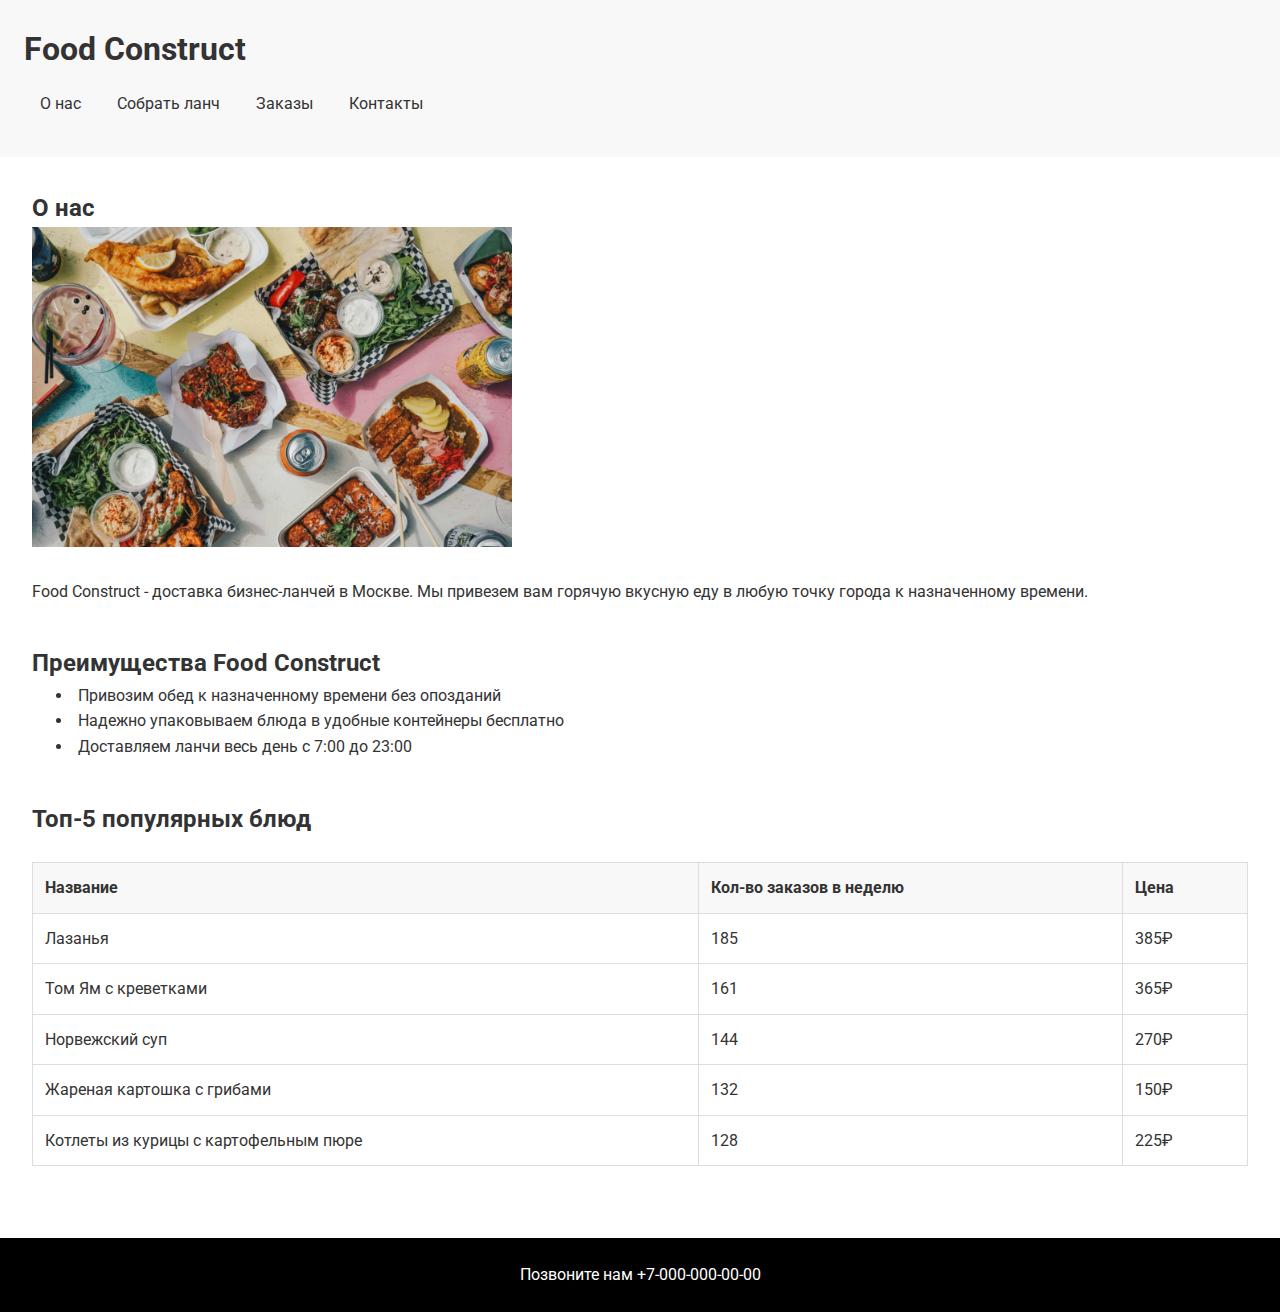
<file: v1/index.html>
<!DOCTYPE html>
<html lang="ru">

<head>
    <meta charset="UTF-8">
    <meta name="viewport" content="width=device-width, initial-scale=1.0">
    <title>Food Construct</title>
    <link href="https://fonts.googleapis.com/css2?family=Roboto:wght@400;700&display=swap" rel="stylesheet">
    <link rel="stylesheet" href="assets/css/style.css">
</head>

<body>
    <header>
        <h1>Food Construct</h1>
        <nav>
            <a href="#about_us">О нас</a>
            <a href="#">Собрать ланч</a>
            <a href="#">Заказы</a>
            <a href="#contacts">Контакты</a>
        </nav>
    </header>

    <main>
        <section id="about_us">
            <h2>О нас</h2>
            <img src="assets/images/food.png" alt="Food Construct image">
            <p>Food Construct - доставка бизнес-ланчей в Москве. Мы привезем вам горячую вкусную еду в любую точку
                города к назначенному времени.</p>
        </section>

        <section>
            <h2>Преимущества Food Construct</h2>
            <ul>
                <li>Привозим обед к назначенному времени без опозданий</li>
                <li>Надежно упаковываем блюда в удобные контейнеры бесплатно</li>
                <li>Доставляем ланчи весь день с 7:00 до 23:00</li>
            </ul>
        </section>

        <section>
            <h2>Топ-5 популярных блюд</h2>
            <table>
                <thead>
                    <tr>
                        <th>Название</th>
                        <th>Кол-во заказов в неделю</th>
                        <th>Цена</th>
                    </tr>
                </thead>
                <tbody>
                    <tr>
                        <td>Лазанья</td>
                        <td>185</td>
                        <td>385₽</td>
                    </tr>
                    <tr>
                        <td>Том Ям с креветками</td>
                        <td>161</td>
                        <td>365₽</td>
                    </tr>
                    <tr>
                        <td>Норвежский суп</td>
                        <td>144</td>
                        <td>270₽</td>
                    </tr>
                    <tr>
                        <td>Жареная картошка с грибами</td>
                        <td>132</td>
                        <td>150₽</td>
                    </tr>
                    <tr>
                        <td>Котлеты из курицы с картофельным пюре</td>
                        <td>128</td>
                        <td>225₽</td>
                    </tr>
                </tbody>
            </table>
        </section>
    </main>
    <footer id="contacts">
        <p>Позвоните нам <a href="tel:+7-000-000-00-00">+7-000-000-00-00</a></p>
    </footer>
</body>

</html>
</file>
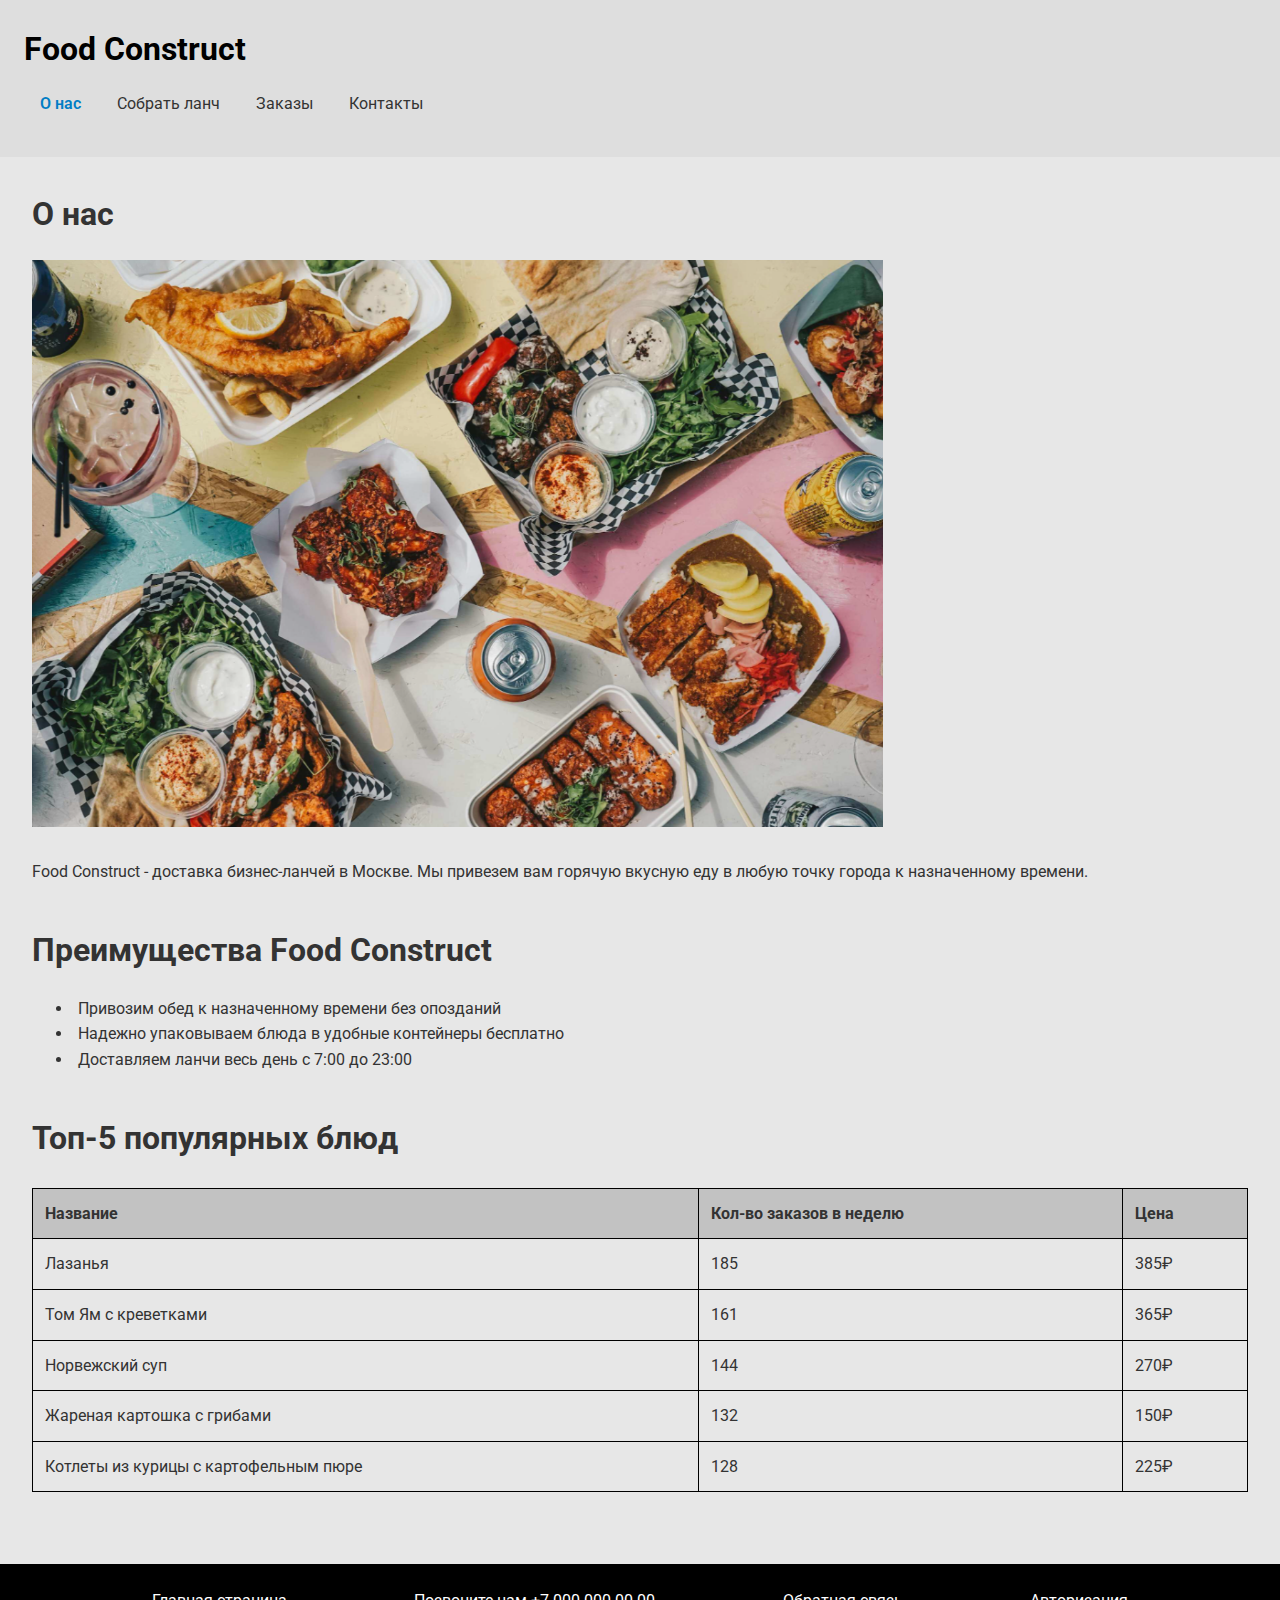
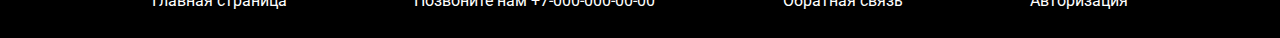
<file: v2/index.html>
<!DOCTYPE html>
<html lang="ru">

<head>
    <meta charset="UTF-8">
    <meta name="viewport" content="width=device-width, initial-scale=1.0">
    <title>Food Construct</title>
    <link href="https://fonts.googleapis.com/css2?family=Roboto:wght@400;700&display=swap" rel="stylesheet">
    <link rel="stylesheet" href="assets/css/styles.css">
    <link rel="stylesheet" href="assets/css/style.css">
</head>

<body>
    <header>
        <h1>
            <a href="index.html">Food Construct</a>
        </h1>
        <nav>
            <a class="active" href="index.html">О нас</a>
            <a href="pack_a_lunch.html">Собрать ланч</a>
            <a href="#">Заказы</a>
            <a href="#contacts">Контакты</a>
        </nav>
    </header>

    <main>
        <section id="about_us">
            <h2>О нас</h2>
            <img src="assets/images/food.png" alt="Food Construct image">
            <p>Food Construct - доставка бизнес-ланчей в Москве. Мы привезем вам горячую вкусную еду в любую точку
                города к назначенному времени.</p>
        </section>

        <section>
            <h2>Преимущества Food Construct</h2>
            <ul>
                <li>Привозим обед к назначенному времени без опозданий</li>
                <li>Надежно упаковываем блюда в удобные контейнеры бесплатно</li>
                <li>Доставляем ланчи весь день с 7:00 до 23:00</li>
            </ul>
        </section>

        <section>
            <h2>Топ-5 популярных блюд</h2>
            <table>
                <thead>
                    <tr>
                        <th>Название</th>
                        <th>Кол-во заказов в неделю</th>
                        <th>Цена</th>
                    </tr>
                </thead>
                <tbody>
                    <tr>
                        <td>Лазанья</td>
                        <td>185</td>
                        <td>385₽</td>
                    </tr>
                    <tr>
                        <td>Том Ям с креветками</td>
                        <td>161</td>
                        <td>365₽</td>
                    </tr>
                    <tr>
                        <td>Норвежский суп</td>
                        <td>144</td>
                        <td>270₽</td>
                    </tr>
                    <tr>
                        <td>Жареная картошка с грибами</td>
                        <td>132</td>
                        <td>150₽</td>
                    </tr>
                    <tr>
                        <td>Котлеты из курицы с картофельным пюре</td>
                        <td>128</td>
                        <td>225₽</td>
                    </tr>
                </tbody>
            </table>
        </section>
    </main>
    <footer id="contacts">
        <p><a href="index.html">Главная страница</a></p>
        <p>Позвоните нам <a href="tel:+7-000-000-00-00">+7-000-000-00-00</a></p>
        <p><a href="feedback.html">Обратная связь</a></p>
        <p><a href="auth.html">Авторизация</a></p>
    </footer>
</body>

</html>
</file>
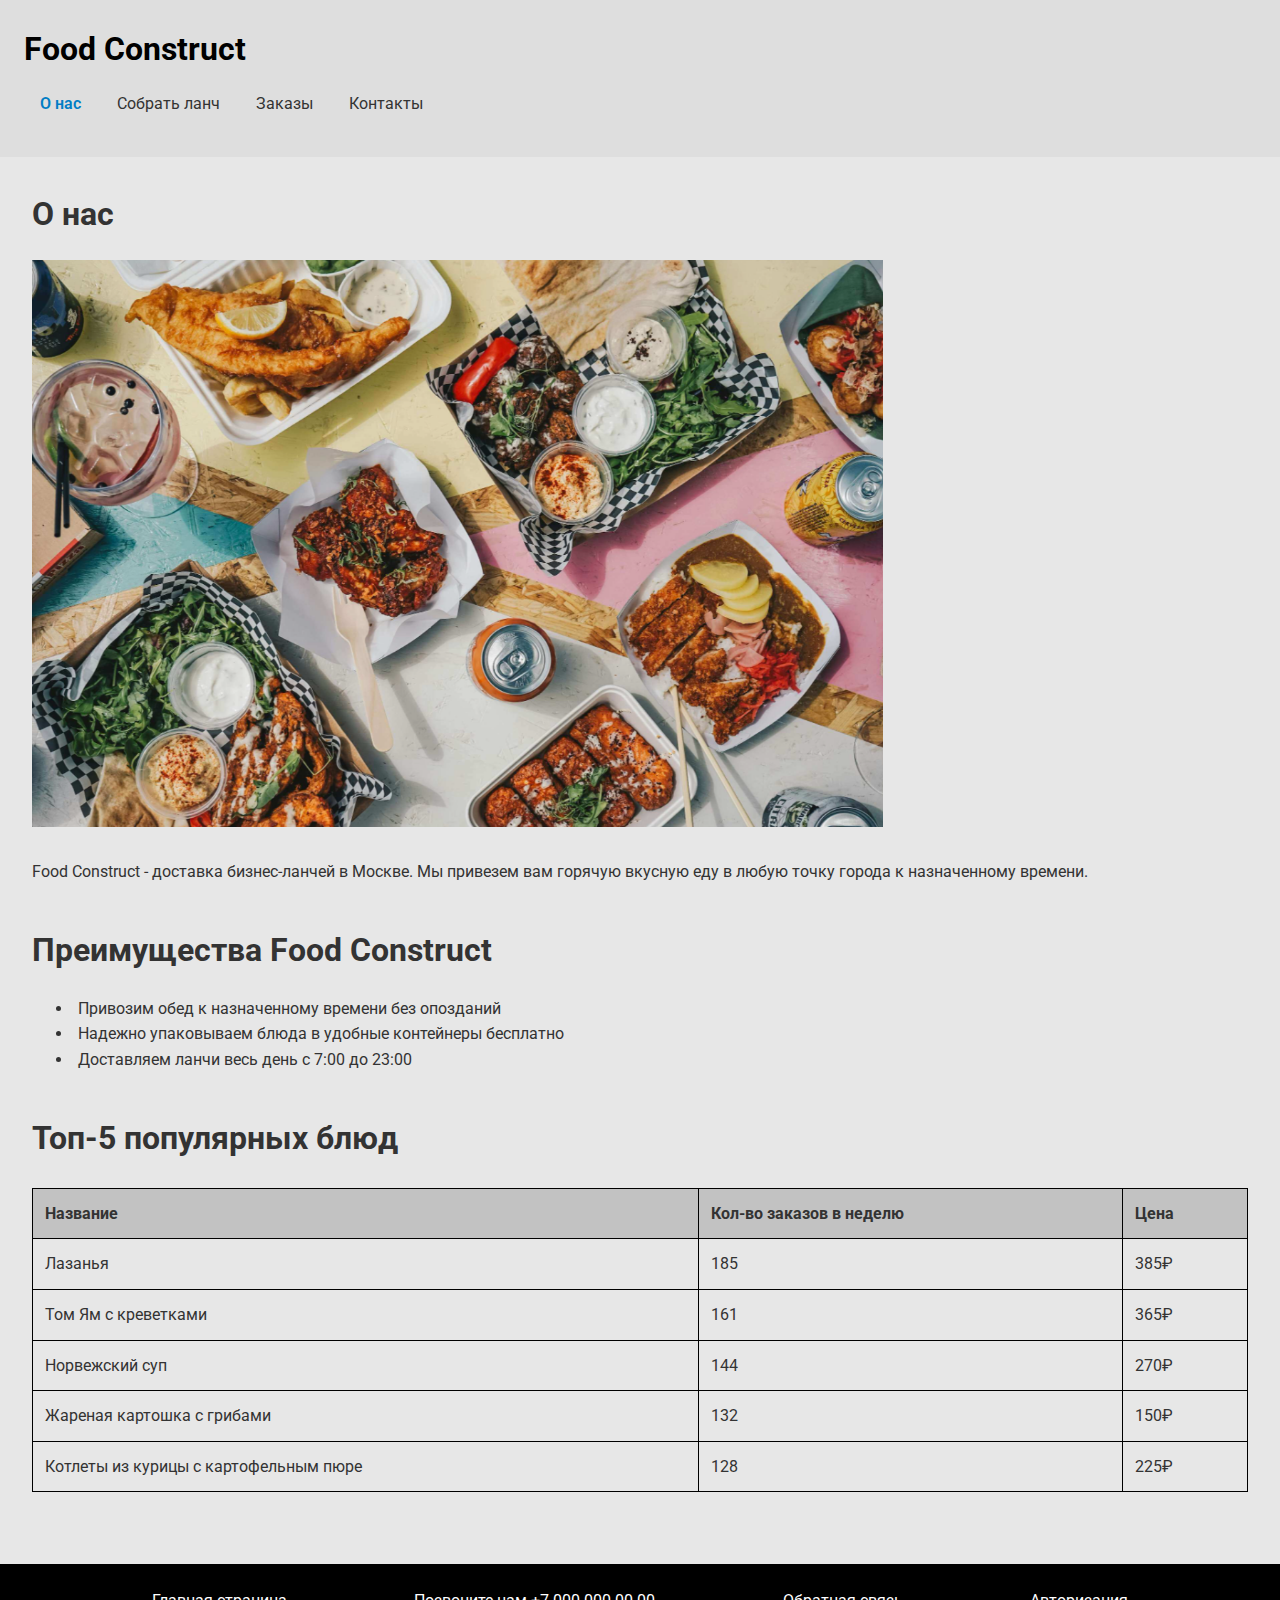
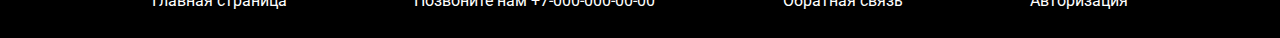
<file: v3/index.html>
<!DOCTYPE html>
<html lang="ru">

<head>
    <meta charset="UTF-8">
    <meta name="viewport" content="width=device-width, initial-scale=1.0">
    <title>Food Construct</title>
    <link href="https://fonts.googleapis.com/css2?family=Roboto:wght@400;700&display=swap" rel="stylesheet">
    <link rel="stylesheet" href="assets/css/styles.css">
    <link rel="stylesheet" href="assets/css/style.css">
</head>

<body>
    <header>
        <h1>
            <a href="index.html">Food Construct</a>
        </h1>
        <nav>
            <a class="active" href="index.html">О нас</a>
            <a href="pack_a_lunch.html">Собрать ланч</a>
            <a href="#">Заказы</a>
            <a href="#contacts">Контакты</a>
        </nav>
    </header>

    <main>
        <section id="about_us">
            <h2>О нас</h2>
            <img src="assets/images/food.png" alt="Food Construct image">
            <p>Food Construct - доставка бизнес-ланчей в Москве. Мы привезем вам горячую вкусную еду в любую точку
                города к назначенному времени.</p>
        </section>

        <section>
            <h2>Преимущества Food Construct</h2>
            <ul>
                <li>Привозим обед к назначенному времени без опозданий</li>
                <li>Надежно упаковываем блюда в удобные контейнеры бесплатно</li>
                <li>Доставляем ланчи весь день с 7:00 до 23:00</li>
            </ul>
        </section>

        <section>
            <h2>Топ-5 популярных блюд</h2>
            <table>
                <thead>
                    <tr>
                        <th>Название</th>
                        <th>Кол-во заказов в неделю</th>
                        <th>Цена</th>
                    </tr>
                </thead>
                <tbody>
                    <tr>
                        <td>Лазанья</td>
                        <td>185</td>
                        <td>385₽</td>
                    </tr>
                    <tr>
                        <td>Том Ям с креветками</td>
                        <td>161</td>
                        <td>365₽</td>
                    </tr>
                    <tr>
                        <td>Норвежский суп</td>
                        <td>144</td>
                        <td>270₽</td>
                    </tr>
                    <tr>
                        <td>Жареная картошка с грибами</td>
                        <td>132</td>
                        <td>150₽</td>
                    </tr>
                    <tr>
                        <td>Котлеты из курицы с картофельным пюре</td>
                        <td>128</td>
                        <td>225₽</td>
                    </tr>
                </tbody>
            </table>
        </section>
    </main>
    <footer id="contacts">
        <p><a href="index.html">Главная страница</a></p>
        <p>Позвоните нам <a href="tel:+7-000-000-00-00">+7-000-000-00-00</a></p>
        <p><a href="feedback.html">Обратная связь</a></p>
        <p><a href="auth.html">Авторизация</a></p>
    </footer>
</body>

</html>
</file>
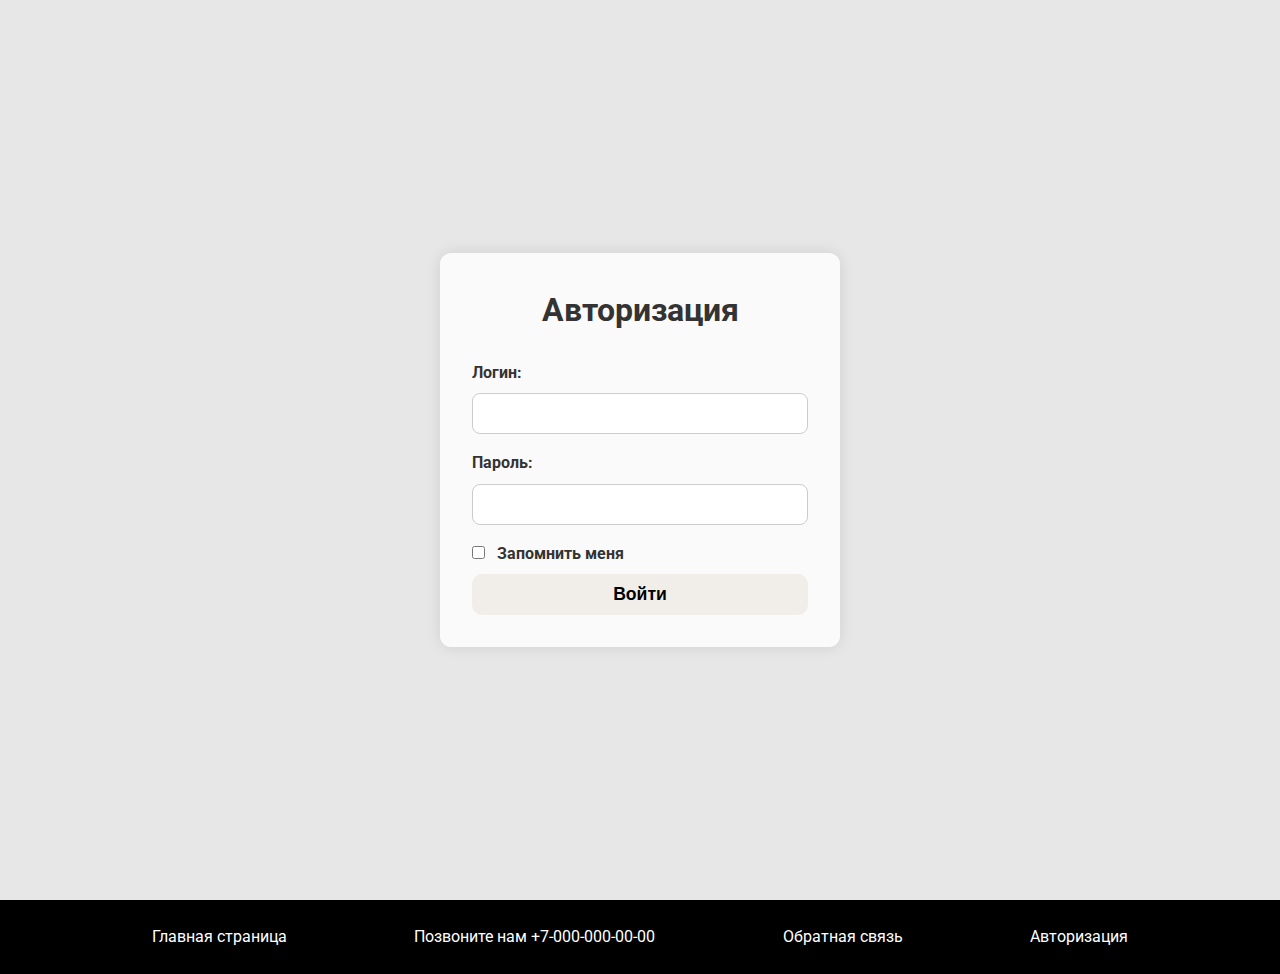
<file: v2/auth.html>
<!DOCTYPE html>
<html lang="ru">

<head>
    <meta charset="UTF-8">
    <meta name="viewport" content="width=device-width, initial-scale=1.0">
    <title>Login Form</title>
    <link href="https://fonts.googleapis.com/css2?family=Roboto:wght@400;700&display=swap" rel="stylesheet">
    <link rel="stylesheet" href="assets/css/auth.css">
    <link rel="stylesheet" href="assets/css/styles.css">
</head>

<body>
    <main>
        <div class="auth-container">
            <form action="https://httpbin.org/post" method="POST" class="auth-form">
                <h1>Авторизация</h1>

                <label for="login">Логин:</label>
                <input type="text" id="login" name="login" required>

                <label for="password">Пароль:</label>
                <input type="password" id="password" name="password" required>

                <label>
                    <input type="checkbox" name="remember">
                    Запомнить меня
                </label>

                <button type="submit">Войти</button>
            </form>
        </div>
    </main>
    <footer id="contacts">
        <p><a href="index.html">Главная страница</a></p>
        <p>Позвоните нам <a href="tel:+7-000-000-00-00">+7-000-000-00-00</a></p>
        <p><a href="feedback.html">Обратная связь</a></p>
        <p><a href="auth.html">Авторизация</a></p>
    </footer>
</body>

</html>
</file>
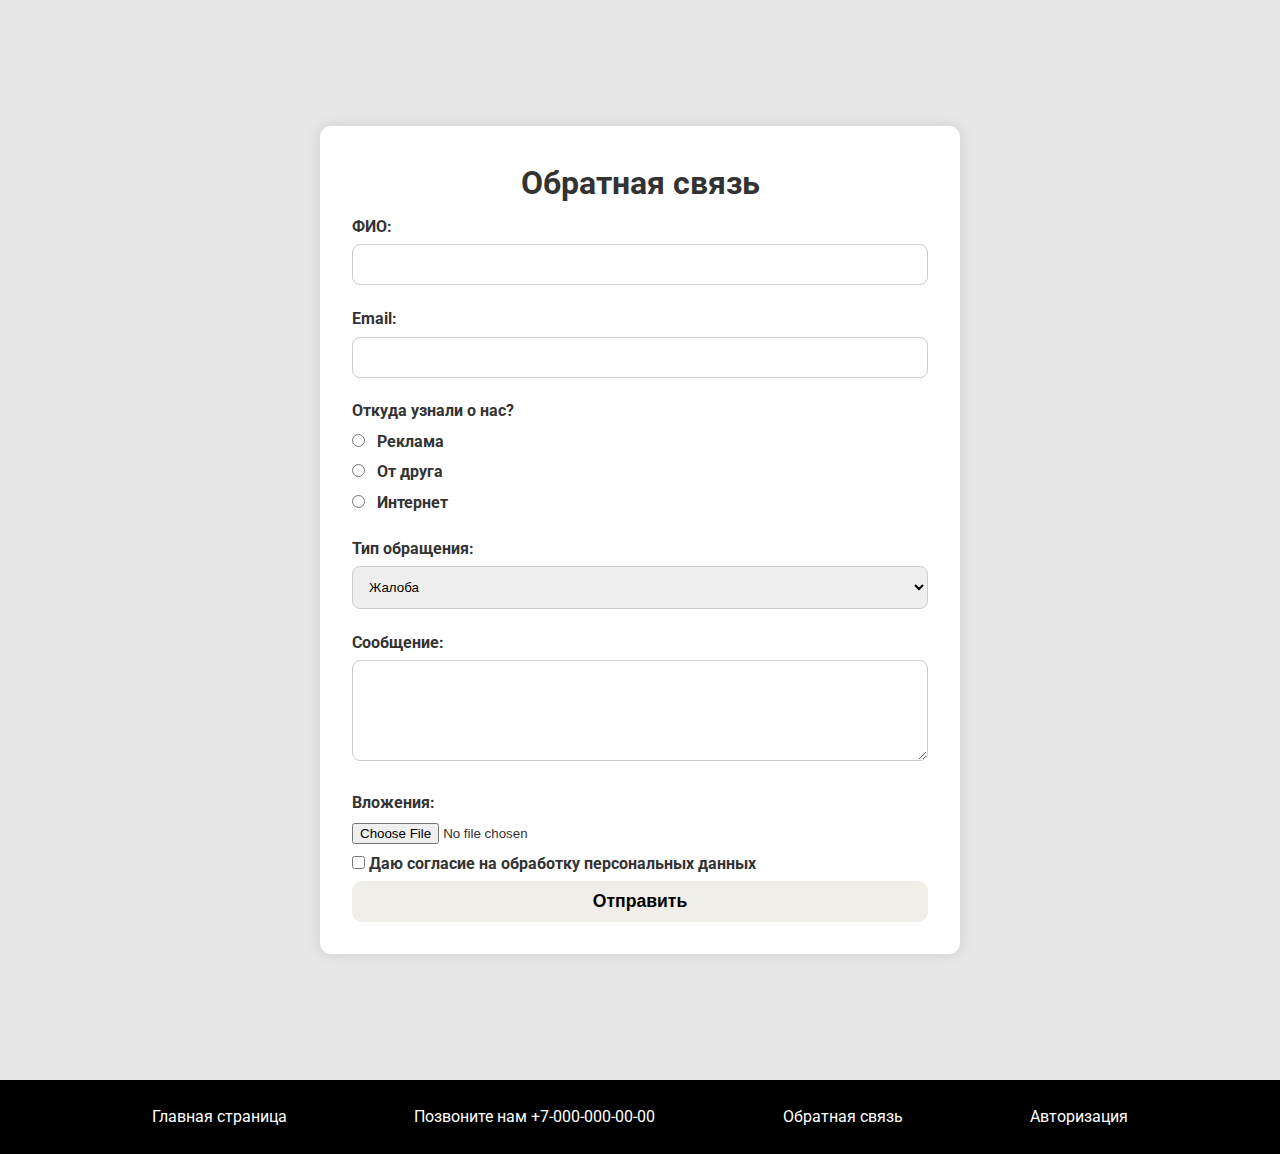
<file: v2/feedback.html>
<!DOCTYPE html>
<html lang="ru">

<head>
    <meta charset="UTF-8">
    <meta name="viewport" content="width=device-width, initial-scale=1.0">
    <title>Feedback Form</title>
    <link href="https://fonts.googleapis.com/css2?family=Roboto:wght@400;700&display=swap" rel="stylesheet">
    <link rel="stylesheet" href="assets/css/feedback.css">
    <link rel="stylesheet" href="assets/css/styles.css">
</head>

<body>
    <main>
        <div class="container">
            <h1>Обратная связь</h1>
            <form action="https://httpbin.org/post" method="POST">
                <label for="fullname">ФИО:</label>
                <input type="text" id="fullname" name="fullname" required>

                <label for="email">Email:</label>
                <input type="email" id="email" name="email" required>

                <fieldset>
                    <label>Откуда узнали о нас?</label>
                    <label><input type="radio" name="source" value="advertisement" required> Реклама</label>
                    <label><input type="radio" name="source" value="friend" required> От друга</label>
                    <label><input type="radio" name="source" value="internet" required> Интернет</label>
                </fieldset>

                <label for="appeal-type">Тип обращения:</label>
                <select id="appeal-type" name="appeal-type">
                    <option value="complaint">Жалоба</option>
                    <option value="suggestion">Предложение</option>
                </select>

                <label for="message">Сообщение:</label>
                <textarea id="message" name="message" rows="5" required></textarea>

                <label for="attachment">Вложения:</label>
                <input type="file" id="attachment" name="attachment">

                <label>
                    <input type="checkbox" name="agreement" required>
                    Даю согласие на обработку персональных данных
                </label>

                <button type="submit">Отправить</button>
            </form>
        </div>
    </main>
    <footer id="contacts">
        <p><a href="index.html">Главная страница</a></p>
        <p>Позвоните нам <a href="tel:+7-000-000-00-00">+7-000-000-00-00</a></p>
        <p><a href="feedback.html">Обратная связь</a></p>
        <p><a href="auth.html">Авторизация</a></p>
    </footer>
</body>

</html>
</file>
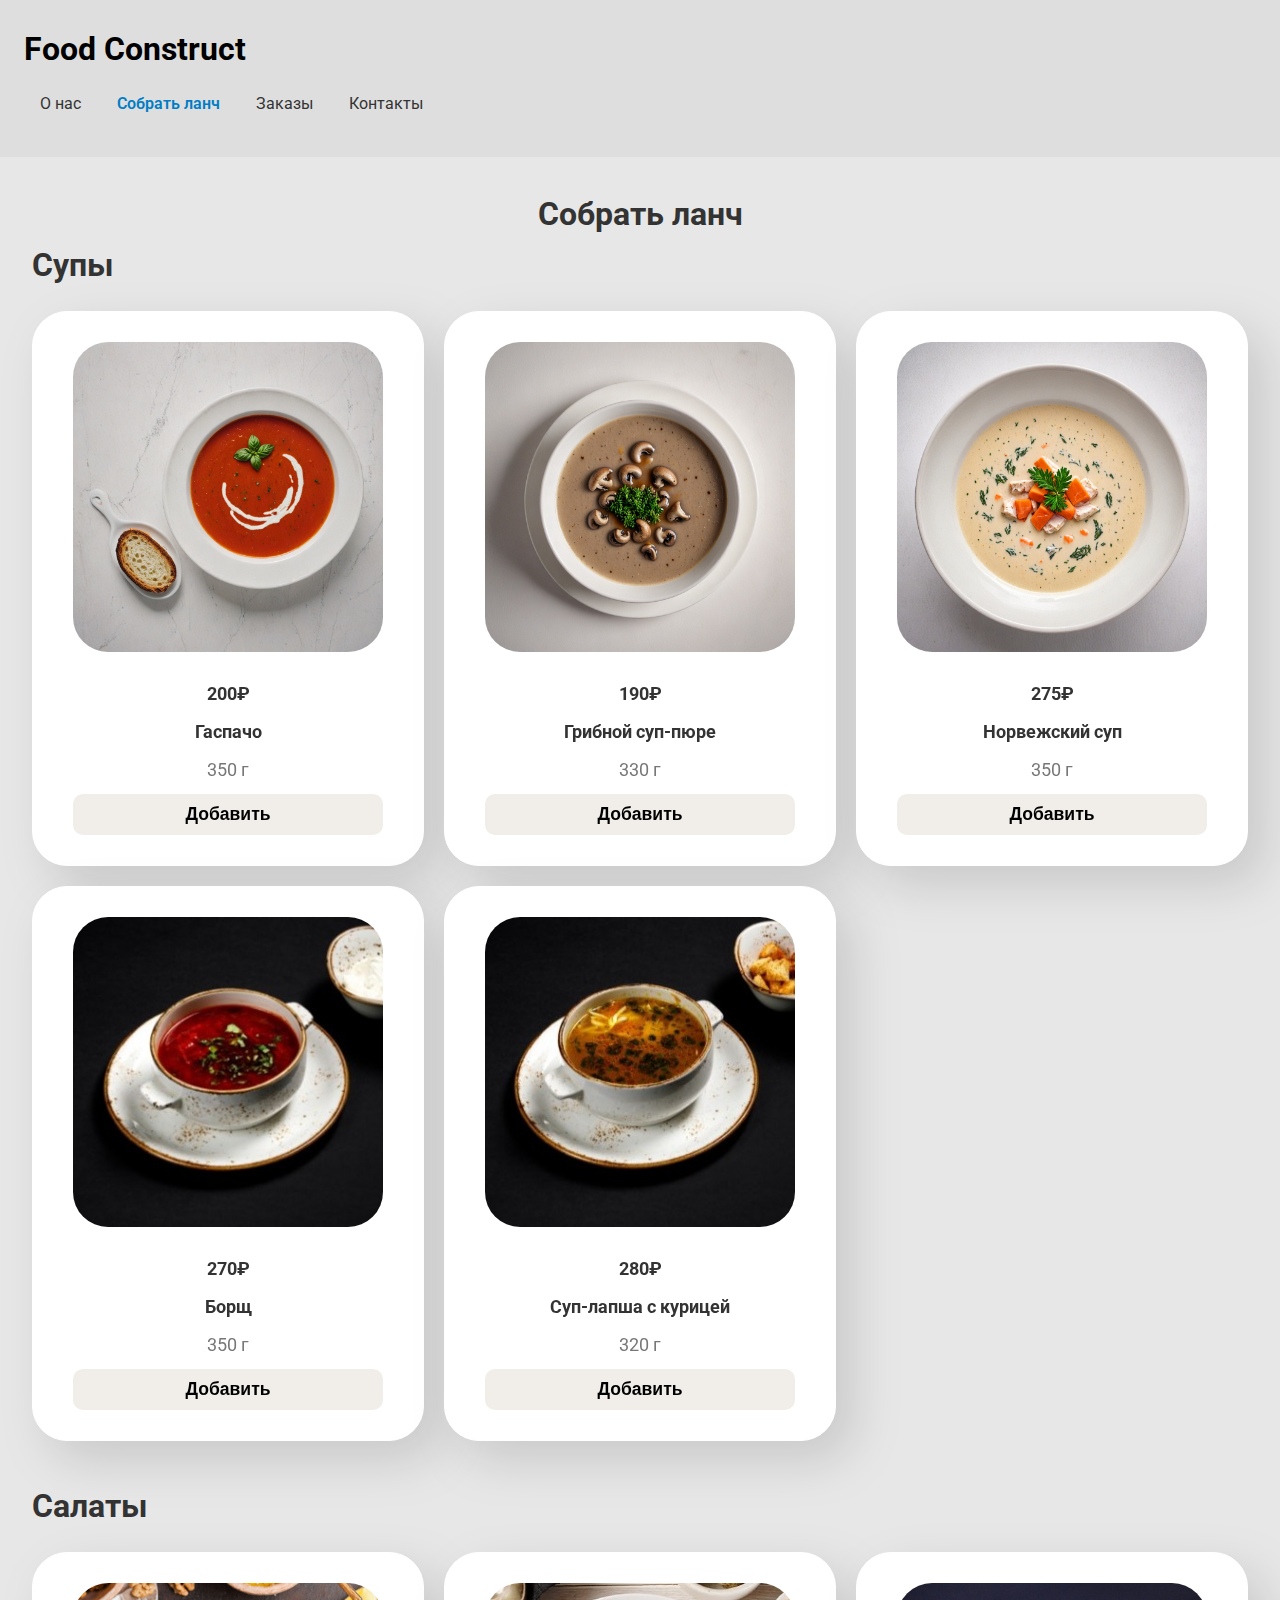
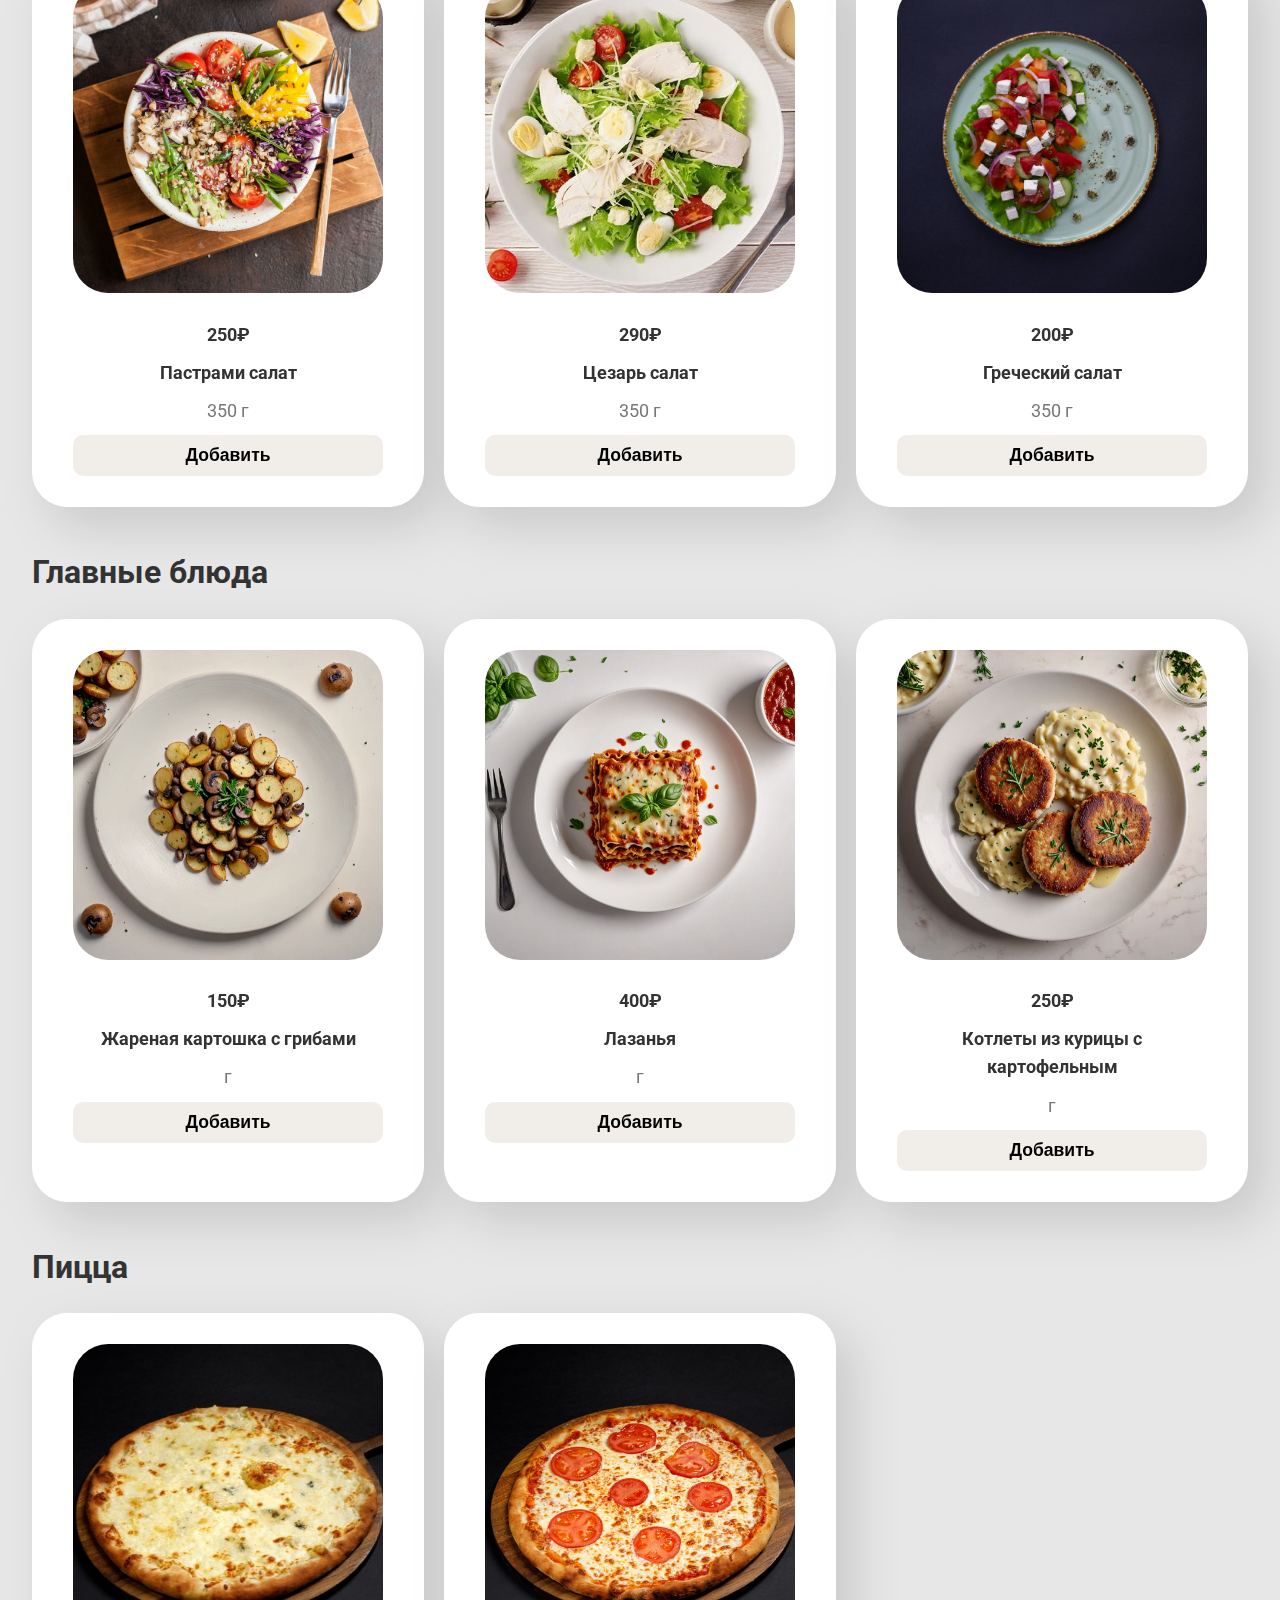
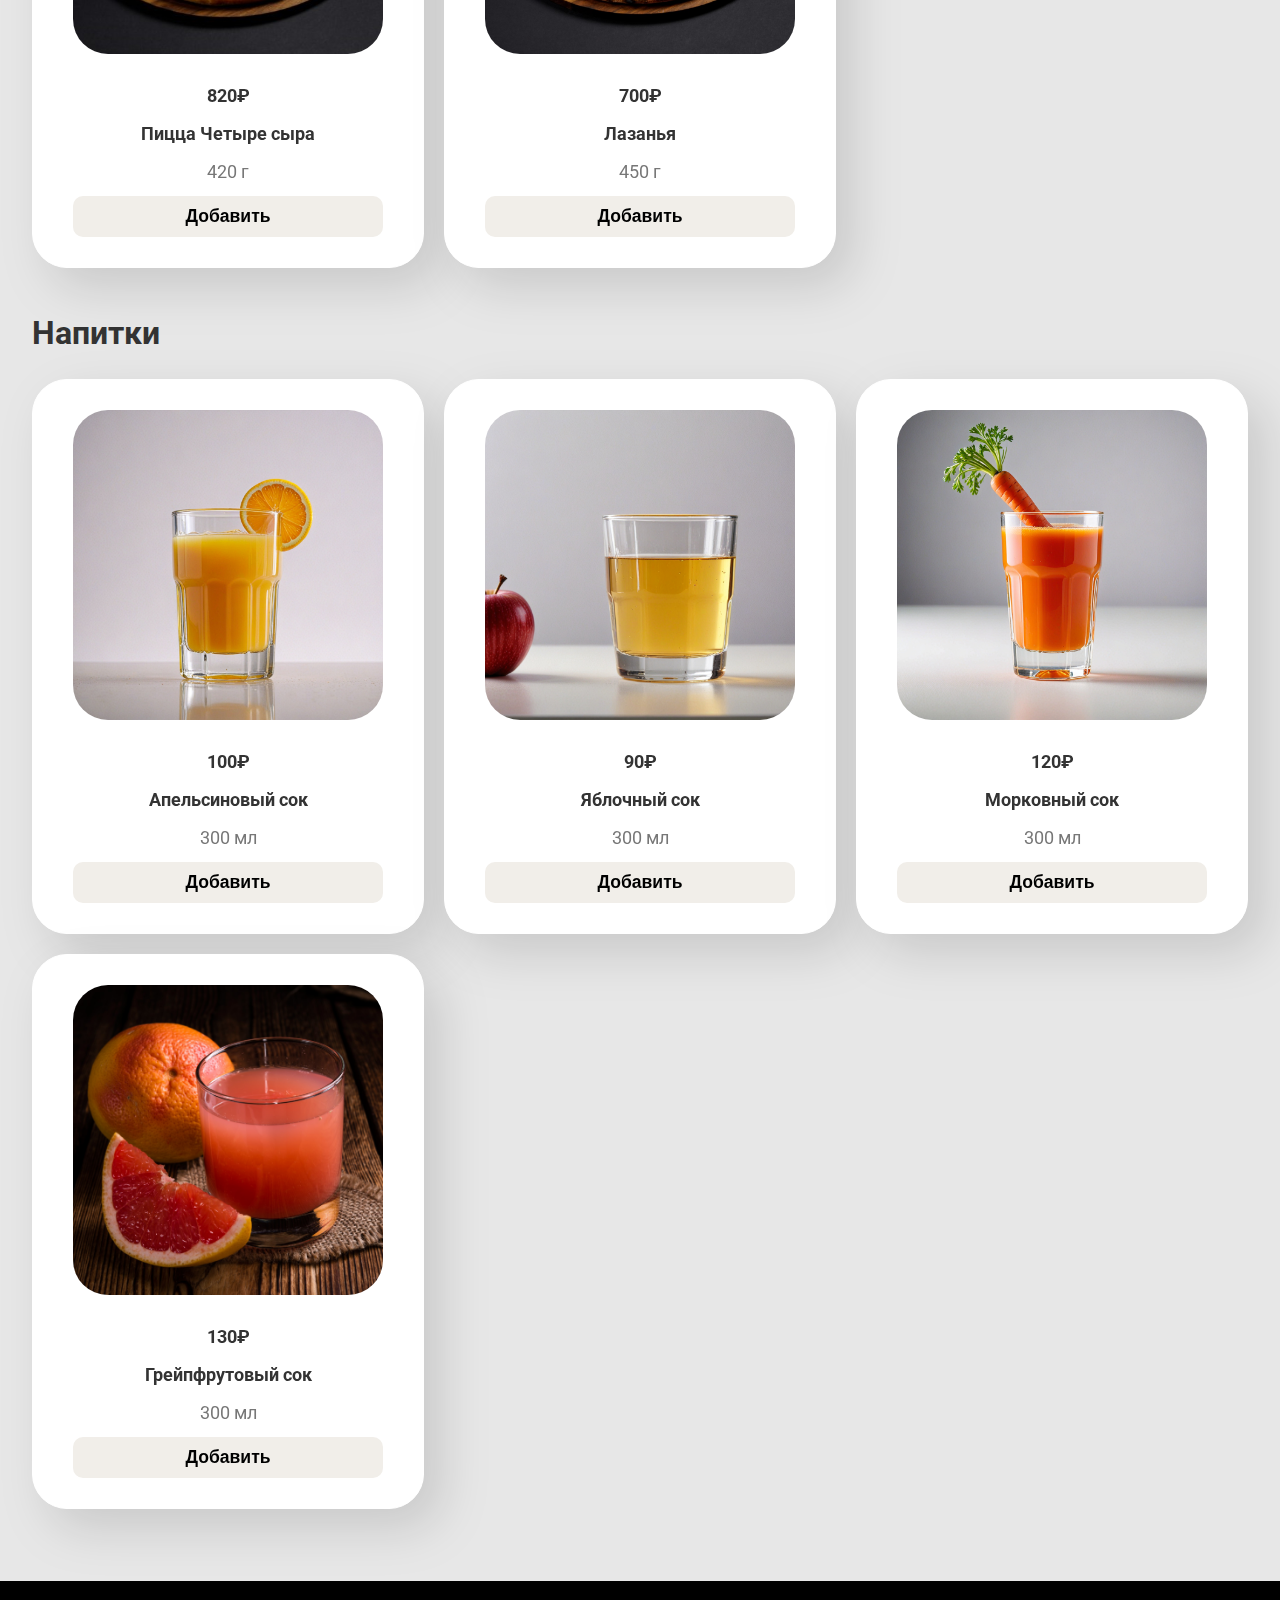
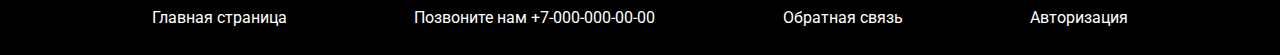
<file: v2/pack_a_lunch.html>
<!DOCTYPE html>
<html lang="ru">

<head>
    <meta charset="UTF-8">
    <meta name="viewport" content="width=device-width, initial-scale=1.0">
    <title>Pack a lunch</title>
    <link href="https://fonts.googleapis.com/css2?family=Roboto:wght@400;700&display=swap" rel="stylesheet">
    <link rel="stylesheet" href="assets/css/pack_a_lunch.css">
    <link rel="stylesheet" href="assets/css/styles.css">
</head>

<body>
    <header>
        <h1>
            <a href="index.html">Food Construct</a>
        </h1>
        <nav>
            <a href="index.html">О нас</a>
            <a class="active" href="pack_a_lunch.html">Собрать ланч</a>
            <a href="#">Заказы</a>
            <a href="#contacts">Контакты</a>
        </nav>
    </header>

    <main>
        <h1>Собрать ланч</h1>
        <section id="soups">
            <h2>Супы</h2>
            <div class="menu-grid">
                <div class="dish">
                    <img src="assets/images/menu/gazpacho.jpg" alt="Гаспачо">
                    <p class="price">200₽</p>
                    <p class="name">Гаспачо</p>
                    <p class="weight">350 г</p>
                    <button>Добавить</button>
                </div>
                <div class="dish">
                    <img src="assets/images/menu/mushroom_soup.jpg" alt="Грибной суп-пюре">
                    <p class="price">190₽</p>
                    <p class="name">Грибной суп-пюре</p>
                    <p class="weight">330 г</p>
                    <button>Добавить</button>
                </div>
                <div class="dish">
                    <img src="assets/images/menu/norwegian_soup.jpg" alt="Норвежский суп">
                    <p class="price">275₽</p>
                    <p class="name">Норвежский суп</p>
                    <p class="weight">350 г</p>
                    <button>Добавить</button>
                </div>
                <div class="dish">
                    <img src="assets/images/menu/borsh.jpg" alt="Борщ">
                    <p class="price">270₽</p>
                    <p class="name">Борщ</p>
                    <p class="weight">350 г</p>
                    <button>Добавить</button>
                </div>
                <div class="dish">
                    <img src="assets/images/menu/chickensoupe.jpg" alt="Суп-лапша с курицей">
                    <p class="price">280₽</p>
                    <p class="name">Суп-лапша с курицей</p>
                    <p class="weight">320 г</p>
                    <button>Добавить</button>
                </div>
            </div>
        </section>
        <section id="salads">
            <h2>Cалаты</h2>
            <div class="menu-grid">
                <div class="dish">
                    <img src="assets/images/menu/pastramisalad.jpg" alt="Пастрами салат">
                    <p class="price">250₽</p>
                    <p class="name">Пастрами салат</p>
                    <p class="weight">350 г</p>
                    <button>Добавить</button>
                </div>
                <div class="dish">
                    <img src="assets/images/menu/caesarsalad.jpg" alt="Цезарь салат">
                    <p class="price">290₽</p>
                    <p class="name">Цезарь салат</p>
                    <p class="weight">350 г</p>
                    <button>Добавить</button>
                </div>
                <div class="dish">
                    <img src="assets/images/menu/greeksalad.jpg" alt="Греческий салат">
                    <p class="price">200₽</p>
                    <p class="name">Греческий салат</p>
                    <p class="weight">350 г</p>
                    <button>Добавить</button>
                </div>
            </div>
        </section>
        <section id="main-dishes">
            <h2>Главные блюда</h2>
            <div class="menu-grid">
                <div class="dish">
                    <img src="assets/images/menu/friedpotatoeswithmushrooms1.jpg" alt="Жареная картошка с грибами">
                    <p class="price">150₽</p>
                    <p class="name">Жареная картошка с грибами</p>
                    <p class="weight"> г</p>
                    <button>Добавить</button>
                </div>
                <div class="dish">
                    <img src="assets/images/menu/lasagna.jpg" alt="Лазанья">
                    <p class="price">400₽</p>
                    <p class="name">Лазанья</p>
                    <p class="weight"> г</p>
                    <button>Добавить</button>
                </div>
                <div class="dish">
                    <img src="assets/images/menu/chickencutletsandmashedpotatoes.jpg" alt="Котлеты из курицы с картофельным">
                    <p class="price">250₽</p>
                    <p class="name">Котлеты из курицы с картофельным</p>
                    <p class="weight"> г</p>
                    <button>Добавить</button>
                </div>
            </div>
        </section>
        <section id="pizza">
            <h2>Пицца</h2>
            <div class="menu-grid">
                <div class="dish">
                    <img src="assets/images/menu/fourcheese.jpg" alt="Жареная картошка с грибами">
                    <p class="price">820₽</p>
                    <p class="name">Пицца Четыре сыра</p>
                    <p class="weight">420 г</p>
                    <button>Добавить</button>
                </div>
                <div class="dish">
                    <img src="assets/images/menu/margarita.jpg" alt="Лазанья">
                    <p class="price">700₽</p>
                    <p class="name">Лазанья</p>
                    <p class="weight">450 г</p>
                    <button>Добавить</button>
                </div>
            </div>
        </section>

        <section id="drinks">
            <h2>Напитки</h2>
            <div class="menu-grid">
                <div class="dish">
                    <img src="assets/images/menu/orangejuice.jpg" alt="Апельсиновый сок">
                    <p class="price">100₽</p>
                    <p class="name">Апельсиновый сок</p>
                    <p class="weight">300 мл</p>
                    <button>Добавить</button>
                </div>
                <div class="dish">
                    <img src="assets/images/menu/applejuice.jpg" alt="Яблочный сок">
                    <p class="price">90₽</p>
                    <p class="name">Яблочный сок</p>
                    <p class="weight">300 мл</p>
                    <button>Добавить</button>
                </div>
                <div class="dish">
                    <img src="assets/images/menu/carrotjuice.jpg" alt="Морковный сок">
                    <p class="price">120₽</p>
                    <p class="name">Морковный сок</p>
                    <p class="weight">300 мл</p>
                    <button>Добавить</button>
                </div>
                <div class="dish">
                    <img src="assets/images/menu/grapefruitjuice.jpg" alt="Грейпфрутовый сок">
                    <p class="price">130₽</p>
                    <p class="name">Грейпфрутовый сок</p>
                    <p class="weight">300 мл</p>
                    <button>Добавить</button>
                </div>
            </div>
        </section>
    </main>
    <footer id="contacts">
        <p><a href="index.html">Главная страница</a></p>
        <p>Позвоните нам <a href="tel:+7-000-000-00-00">+7-000-000-00-00</a></p>
        <p><a href="feedback.html">Обратная связь</a></p>
        <p><a href="auth.html">Авторизация</a></p>
    </footer>
</body>

</html>
</file>
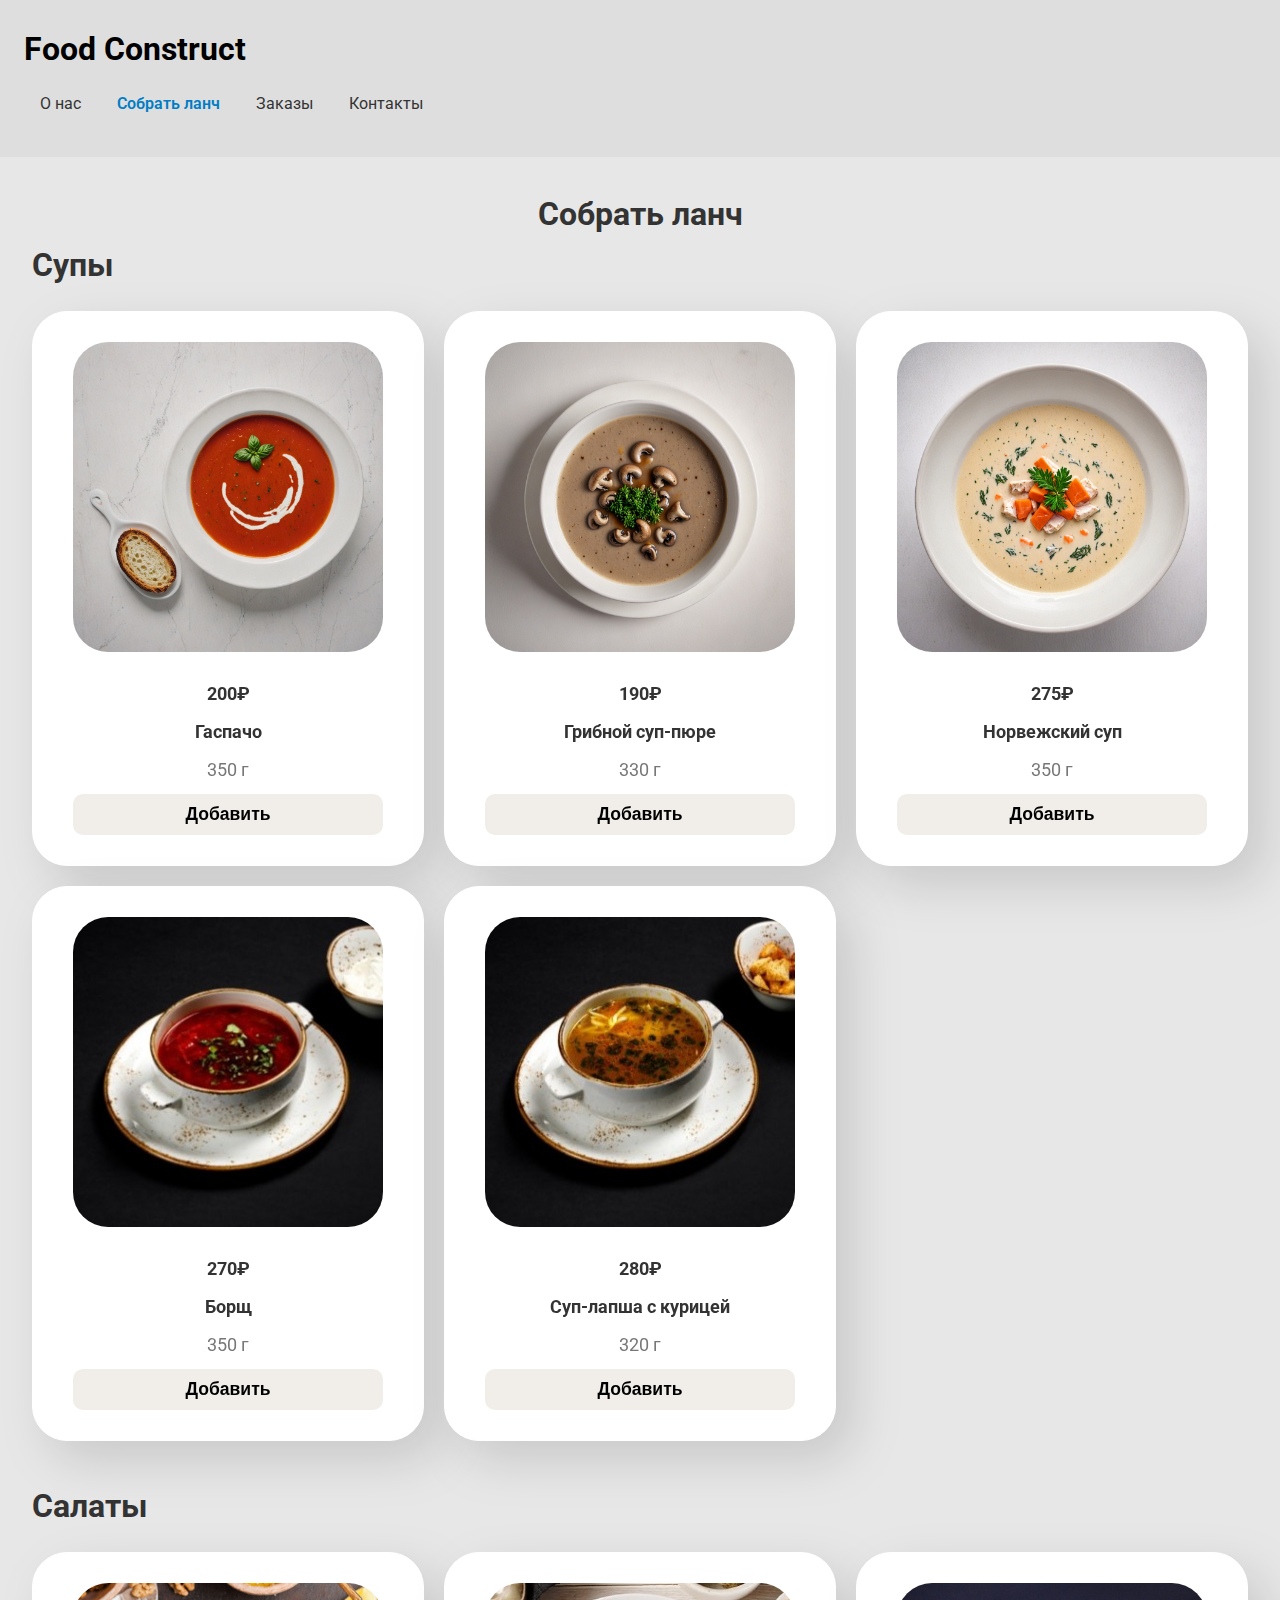
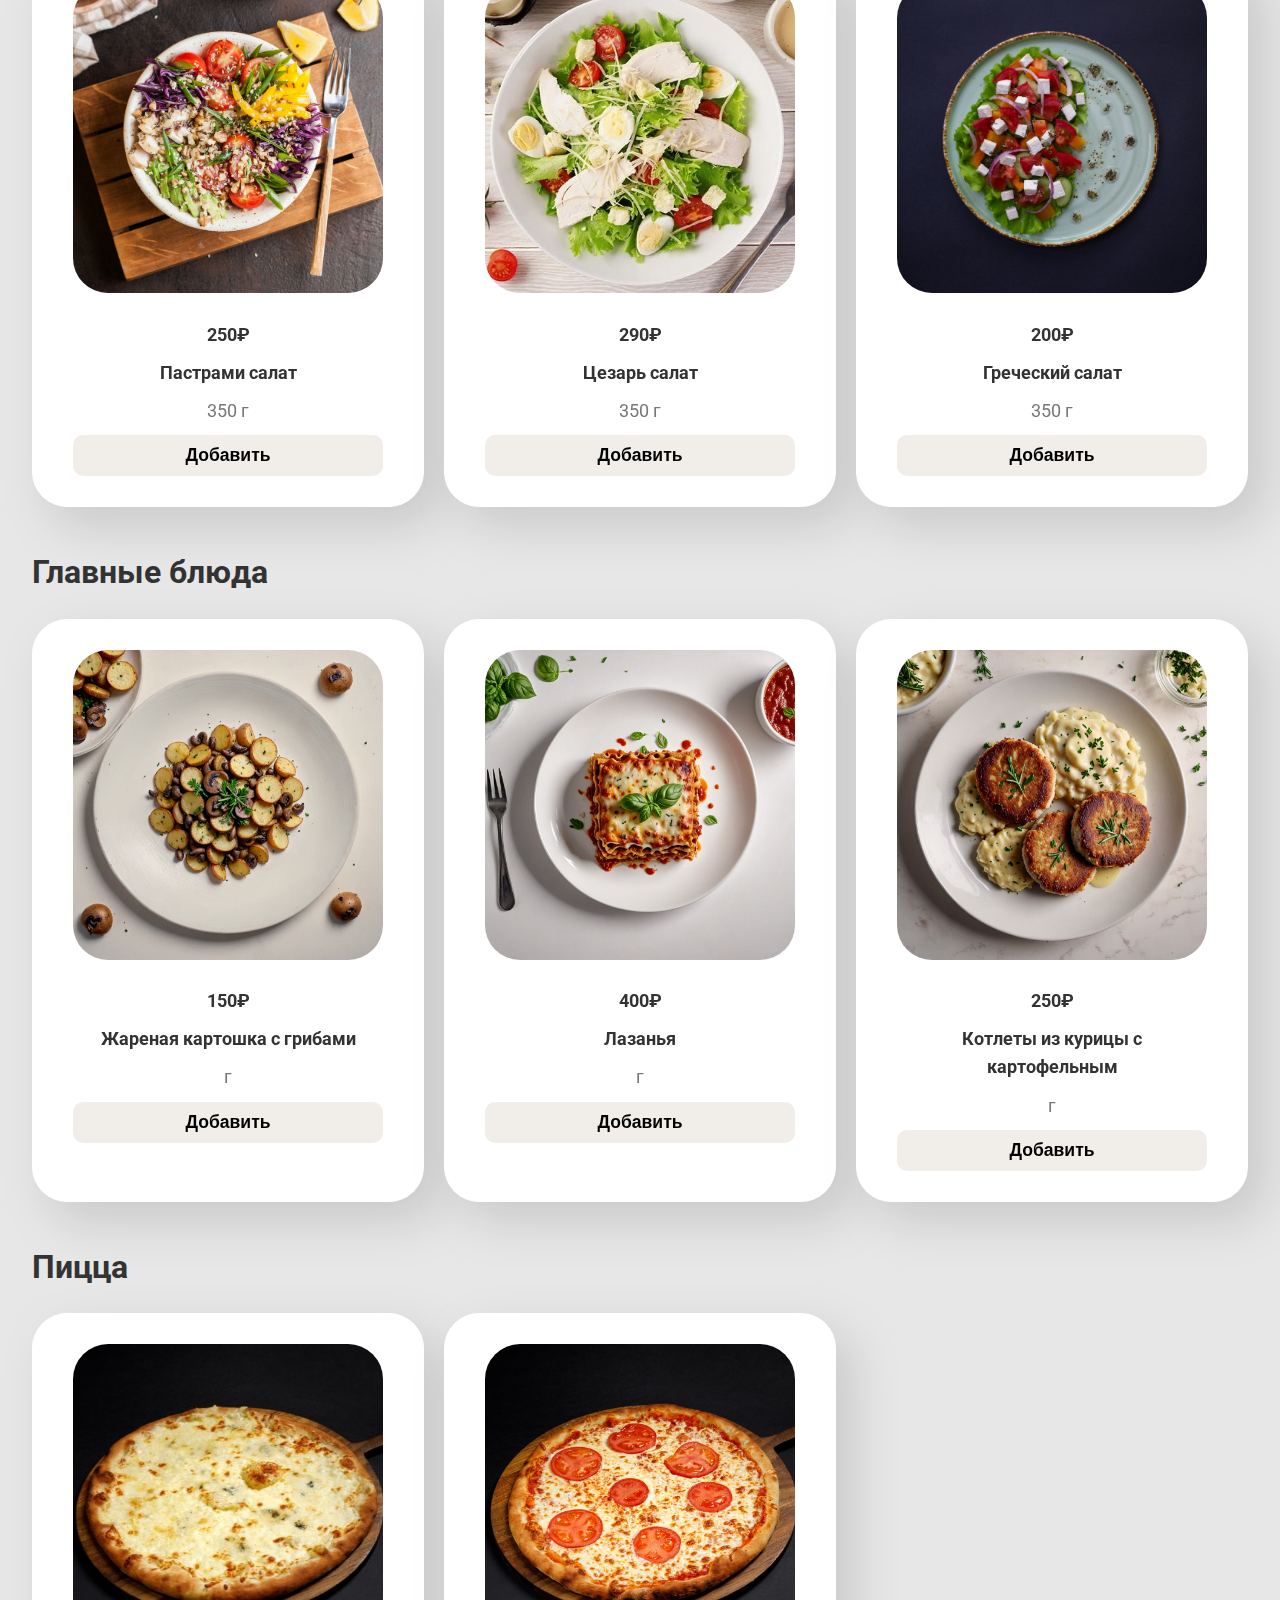
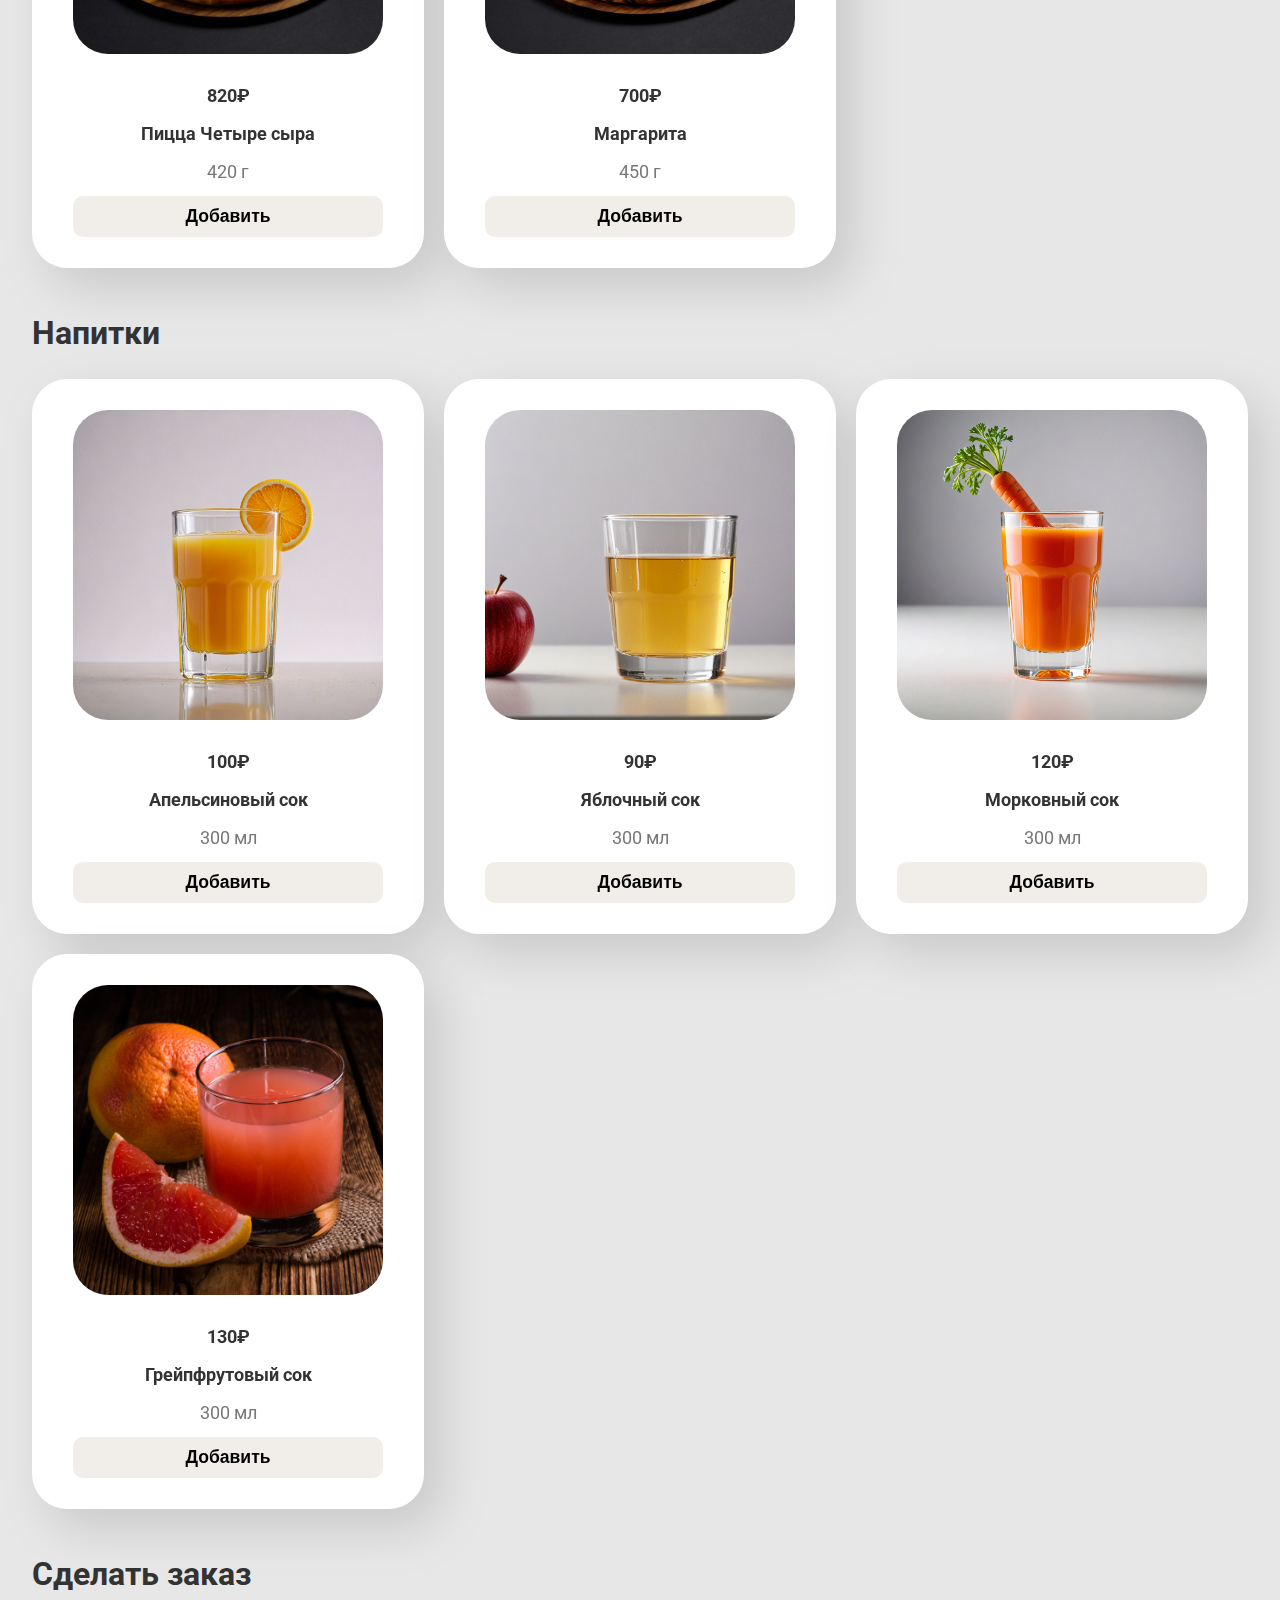
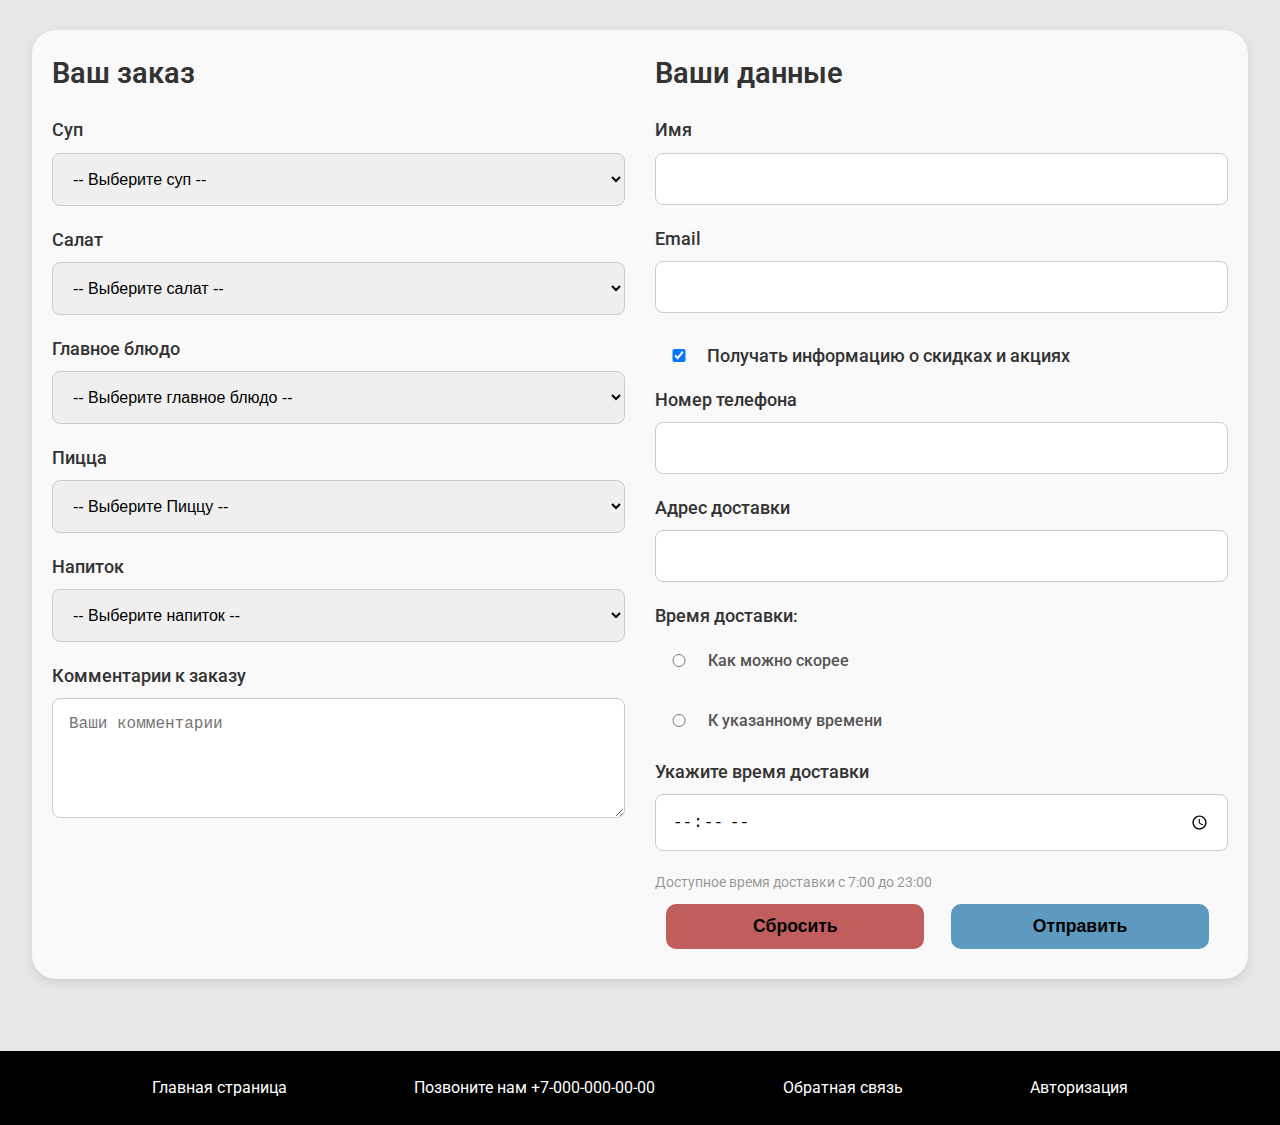
<file: v3/pack_a_lunch.html>
<!DOCTYPE html>
<html lang="ru">

<head>
    <meta charset="UTF-8">
    <meta name="viewport" content="width=device-width, initial-scale=1.0">
    <title>Pack a lunch</title>
    <link href="https://fonts.googleapis.com/css2?family=Roboto:wght@400;700&display=swap" rel="stylesheet">
    <link rel="stylesheet" href="assets/css/styles.css">
    <link rel="stylesheet" href="assets/css/pack_a_lunch.css">
</head>

<body>
    <header>
        <h1>
            <a href="index.html">Food Construct</a>
        </h1>
        <nav>
            <a href="index.html">О нас</a>
            <a class="active" href="pack_a_lunch.html">Собрать ланч</a>
            <a href="#">Заказы</a>
            <a href="#contacts">Контакты</a>
        </nav>
    </header>

    <main>
        <h1>Собрать ланч</h1>
        <section id="soups">
            <h2>Супы</h2>
            <div class="menu-grid">
                <div class="dish">
                    <img src="assets/images/menu/gazpacho.jpg" alt="Гаспачо">
                    <p class="price">200₽</p>
                    <p class="name">Гаспачо</p>
                    <p class="weight">350 г</p>
                    <button>Добавить</button>
                </div>
                <div class="dish">
                    <img src="assets/images/menu/mushroom_soup.jpg" alt="Грибной суп-пюре">
                    <p class="price">190₽</p>
                    <p class="name">Грибной суп-пюре</p>
                    <p class="weight">330 г</p>
                    <button>Добавить</button>
                </div>
                <div class="dish">
                    <img src="assets/images/menu/norwegian_soup.jpg" alt="Норвежский суп">
                    <p class="price">275₽</p>
                    <p class="name">Норвежский суп</p>
                    <p class="weight">350 г</p>
                    <button>Добавить</button>
                </div>
                <div class="dish">
                    <img src="assets/images/menu/borsh.jpg" alt="Борщ">
                    <p class="price">270₽</p>
                    <p class="name">Борщ</p>
                    <p class="weight">350 г</p>
                    <button>Добавить</button>
                </div>
                <div class="dish">
                    <img src="assets/images/menu/chickensoupe.jpg" alt="Суп-лапша с курицей">
                    <p class="price">280₽</p>
                    <p class="name">Суп-лапша с курицей</p>
                    <p class="weight">320 г</p>
                    <button>Добавить</button>
                </div>
            </div>
        </section>
        <section id="salads">
            <h2>Cалаты</h2>
            <div class="menu-grid">
                <div class="dish">
                    <img src="assets/images/menu/pastramisalad.jpg" alt="Пастрами салат">
                    <p class="price">250₽</p>
                    <p class="name">Пастрами салат</p>
                    <p class="weight">350 г</p>
                    <button>Добавить</button>
                </div>
                <div class="dish">
                    <img src="assets/images/menu/caesarsalad.jpg" alt="Цезарь салат">
                    <p class="price">290₽</p>
                    <p class="name">Цезарь салат</p>
                    <p class="weight">350 г</p>
                    <button>Добавить</button>
                </div>
                <div class="dish">
                    <img src="assets/images/menu/greeksalad.jpg" alt="Греческий салат">
                    <p class="price">200₽</p>
                    <p class="name">Греческий салат</p>
                    <p class="weight">350 г</p>
                    <button>Добавить</button>
                </div>
            </div>
        </section>
        <section id="main-dishes">
            <h2>Главные блюда</h2>
            <div class="menu-grid">
                <div class="dish">
                    <img src="assets/images/menu/friedpotatoeswithmushrooms1.jpg" alt="Жареная картошка с грибами">
                    <p class="price">150₽</p>
                    <p class="name">Жареная картошка с грибами</p>
                    <p class="weight"> г</p>
                    <button>Добавить</button>
                </div>
                <div class="dish">
                    <img src="assets/images/menu/lasagna.jpg" alt="Лазанья">
                    <p class="price">400₽</p>
                    <p class="name">Лазанья</p>
                    <p class="weight"> г</p>
                    <button>Добавить</button>
                </div>
                <div class="dish">
                    <img src="assets/images/menu/chickencutletsandmashedpotatoes.jpg"
                        alt="Котлеты из курицы с картофельным">
                    <p class="price">250₽</p>
                    <p class="name">Котлеты из курицы с картофельным</p>
                    <p class="weight"> г</p>
                    <button>Добавить</button>
                </div>
            </div>
        </section>
        <section id="pizza">
            <h2>Пицца</h2>
            <div class="menu-grid">
                <div class="dish">
                    <img src="assets/images/menu/fourcheese.jpg" alt="Жареная картошка с грибами">
                    <p class="price">820₽</p>
                    <p class="name">Пицца Четыре сыра</p>
                    <p class="weight">420 г</p>
                    <button>Добавить</button>
                </div>
                <div class="dish">
                    <img src="assets/images/menu/margarita.jpg" alt="Маргарита">
                    <p class="price">700₽</p>
                    <p class="name">Маргарита</p>
                    <p class="weight">450 г</p>
                    <button>Добавить</button>
                </div>
            </div>
        </section>

        <section id="drinks">
            <h2>Напитки</h2>
            <div class="menu-grid">
                <div class="dish">
                    <img src="assets/images/menu/orangejuice.jpg" alt="Апельсиновый сок">
                    <p class="price">100₽</p>
                    <p class="name">Апельсиновый сок</p>
                    <p class="weight">300 мл</p>
                    <button>Добавить</button>
                </div>
                <div class="dish">
                    <img src="assets/images/menu/applejuice.jpg" alt="Яблочный сок">
                    <p class="price">90₽</p>
                    <p class="name">Яблочный сок</p>
                    <p class="weight">300 мл</p>
                    <button>Добавить</button>
                </div>
                <div class="dish">
                    <img src="assets/images/menu/carrotjuice.jpg" alt="Морковный сок">
                    <p class="price">120₽</p>
                    <p class="name">Морковный сок</p>
                    <p class="weight">300 мл</p>
                    <button>Добавить</button>
                </div>
                <div class="dish">
                    <img src="assets/images/menu/grapefruitjuice.jpg" alt="Грейпфрутовый сок">
                    <p class="price">130₽</p>
                    <p class="name">Грейпфрутовый сок</p>
                    <p class="weight">300 мл</p>
                    <button>Добавить</button>
                </div>
            </div>
        </section>

        <section class="order">
            <h2>Сделать заказ</h2>
            <form action="https://httpbin.org/post" method="POST" id="order-form">
                <div id="order-block">
                    <h3>Ваш заказ</h3>

                    <label for="soup">Суп</label>
                    <select id="soup" name="soup" >
                        <option value="">-- Выберите суп --</option>
                        <option value="gazpacho">Гаспачо</option>
                        <option value="mushroom_soup">Грибной суп-пюре</option>
                        <option value="norwegian_soup">Норвежский суп</option>
                        <option value="borsch">Борщ</option>
                        <option value="chicken_noodle">Суп-лапша с курицей</option>
                    </select>

                    <label for="salsds">Cалат</label>
                    <select id="salsds" name="salsds" >
                        <option value="">-- Выберите cалат --</option>
                        <option value="pastramisalad">Пастрами салат</option>
                        <option value="caesarsalad">Цезарь салат</option>
                        <option value="greeksalad">Греческий салат</option>
                    </select>

                    <label for="main_dish">Главное блюдо</label>
                    <select id="main_dish" name="main_dish">
                        <option value="">-- Выберите главное блюдо --</option>
                        <option value="fried_potatoes">Жареная картошка с грибами</option>
                        <option value="lasagna">Лазанья</option>
                        <option value="chicken_cutlets">Котлеты из курицы с картофельным</option>
                    </select>

                    <label for="pizza">Пицца</label>
                    <select id="pizza" name="pizza">
                        <option value="">-- Выберите Пиццу --</option>
                        <option value="fourcheese">Пицца Четыре сыра</option>
                        <option value="margarita">Маргарита</option>
                    </select>

                    <label for="drink">Напиток</label>
                    <select id="drink" name="drink">
                        <option value="">-- Выберите напиток --</option>
                        <option value="orange_juice">Апельсиновый сок</option>
                        <option value="apple_juice">Яблочный сок</option>
                        <option value="carrot_juice">Морковный сок</option>
                        <option value="grapefruit_juice">Грейпфрутовый сок</option>
                    </select>

                    <label for="comments">Комментарии к заказу</label>
                    <textarea id="comments" name="comments" rows="4" placeholder="Ваши комментарии"></textarea>
                </div>

                <div id="client-block">
                    <h3>Ваши данные</h3>

                    <label for="name">Имя</label>
                    <input type="text" id="name" name="name" required>

                    <label for="email">Email</label>
                    <input type="email" id="email" name="email" required>

                    <label for="subscribe" id="subscribe">
                        <input type="checkbox" name="subscribe" checked>
                        Получать информацию о скидках и акциях
                    </label>

                    <label for="phone">Номер телефона</label>
                    <input type="tel" id="phone" name="phone" required>

                    <label for="address">Адрес доставки</label>
                    <input type="text" id="address" name="address" required>

                    <label>Время доставки:</label>
                    <div class="radio">
                        <input type="radio" id="asap" name="delivery_time" value="asap" required>
                        <label for="asap">Как можно скорее</label>
                    </div>
                    <div class="radio">
                        <input type="radio" id="specific_time" name="delivery_time" value="specific_time" required>
                        <label for="specific_time">К указанному времени</label>
                    </div>

                    <label for="time">Укажите время доставки</label>
                    <input type="time" id="time" name="time" min="07:00" max="23:00" step="300">
                    <p>Доступное время доставки с 7:00 до 23:00</p>

                    <button type="reset">Сбросить</button>
                    <button type="submit">Отправить</button>
                </div>
            </form>
        </section>
    </main>
    <footer id="contacts">
        <p><a href="index.html">Главная страница</a></p>
        <p>Позвоните нам <a href="tel:+7-000-000-00-00">+7-000-000-00-00</a></p>
        <p><a href="feedback.html">Обратная связь</a></p>
        <p><a href="auth.html">Авторизация</a></p>
    </footer>
</body>

</html>
</file>
<file: v1/assets/css/style.css>
* {
    margin: 0;
    padding: 0;
    box-sizing: border-box;
}

body {
    font-family: 'Roboto', sans-serif;
    font-size: 1rem;
    color: #333;
    line-height: 1.6;
}

header {
    background-color: #f8f8f8;
    padding: 1.5rem;
    text-align: left;
}

header h1 {
    font-size: 2rem;
    margin-bottom: 1rem;
}

nav {
    margin-bottom: 1rem;
}

nav a {
    margin: 0 1rem;
    text-decoration: none;
    color: #333;
    font-size: 1rem;
}

nav a:hover {
    color: rgb(255, 100, 0);
}

main {
    padding: 2rem;
}

section {
    margin-bottom: 2.5rem;
}

img {
    text-align: center;
    width: 30rem;
    height: auto;
    margin-bottom: 1.5rem;
}

ul {
    list-style: disc inside;
    padding-left: 1.5rem;
    font-size: 1rem;
}

table {
    width: 100%;
    border-collapse: collapse;
    margin-top: 1.5rem;
}

th, td {
    padding: 0.75rem;
    border: 1px solid #ddd;
    text-align: left;
}

th {
    background-color: #f8f8f8;
    font-weight: bold;
}

footer {
    background-color: black;
    color: white;
    padding: 1.5rem;
    text-align: center;
}

footer a {
    color: white;
    text-decoration: none;
}

footer a:hover {
    color: rgb(255, 181, 10);
}
</file>
<file: v2/assets/css/styles.css>
* {
    margin: 0;
    padding: 0;
    box-sizing: border-box;
}

body {
    font-family: 'Roboto', sans-serif;
    font-size: 1rem;
    color: #333;
    line-height: 1.6;
}

header {
    background-color: #dedede;
    padding: 1.5rem;
    text-align: left;
}

header h1 {
    font-size: 2rem;
    margin-bottom: 1rem;
}

nav {
    margin-bottom: 1rem;
}

nav a {
    padding: 0 1rem;
    text-decoration: none;
    text-align: center;
    color: #333;
    font-size: 1rem;
    transition: 0.4s ease;
}

nav a.active{
    color: rgb(0, 125, 197);
    font-weight: 600;
}

nav a:hover {
    color: rgb(0, 162, 255);
    transition: 0.4s ease;
}

main {
    padding: 2rem;
    background-color: #e7e7e7;
}

section {
    margin-bottom: 2.5rem;
}

h1 a {
    text-decoration: none;
    color: black;
}

h1 a:hover {
    color: rgb(42, 104, 140);
}

main h1 {
    text-align: center;
}

h2 {
    font-size: 2rem;
    margin-bottom: 20px;
    text-align: left;
}


button {
    width: 100%;
    background-color: #f1eee9;
    border: none;
    padding: 10px 30px;
    border-radius: 10px;
    cursor: pointer;
    font-size: 1.1rem;
    font-weight: bold;
    transition: background-color 0.3s ease;
}

button:hover {
    background-color: rgb(42, 104, 140);
    color: white;
    filter: drop-shadow(0 0 0.1rem rgb(16, 38, 50));
}

footer {
    background-color: rgb(42, 104, 140);
    color: white;
    text-align: center;
    padding: 20px;
}

footer {
    display: flex;
    background-color: black;
    color: white;
    padding: 1.5rem;
    text-align: center;
    justify-content: space-evenly;
}

footer a {
    color: white;
    text-decoration: none;
}

footer a:hover {
    color: rgb(0, 162, 255);
}

@media (max-width: 800px) {
    .menu-grid {
        grid-template-columns: repeat(2, 1fr);
    }

    header nav a {
        display: block;
        margin: 5px 0;
    }
}

@media (max-width: 600px) {
    header h1 {
        font-size: 2rem;
    }

    .menu-grid {
        grid-template-columns: repeat(1, 1fr);
    }

    .dish {
        padding: 20px 30px;
    }

    button {
        padding: 10px 20px;
    }
}
</file>
<file: v2/assets/css/style.css>
#about_us img {
    text-align: center;
    width: 70%;
    height: auto;
    margin-bottom: 1.5rem;
}

ul {
    list-style: disc inside;
    padding-left: 1.5rem;
    font-size: 1rem;
}

table {
    width: 100%;
    border-collapse: collapse;
    margin-top: 1.5rem;
}

th, td {
    padding: 0.75rem;
    border: 1px solid #000;
    text-align: left;
}

th {
    background-color: #c2c2c2;
    font-weight: bold;
}
</file>
<file: v3/assets/css/styles.css>
* {
    margin: 0;
    padding: 0;
    box-sizing: border-box;
}

body {
    font-family: 'Roboto', sans-serif;
    font-size: 1rem;
    color: #333;
    line-height: 1.6;
}

header {
    background-color: #dedede;
    padding: 1.5rem;
    text-align: left;
    
}

header h1 {
    font-size: 2rem;
    margin-bottom: 1rem;
}

nav {
    margin-bottom: 1rem;

}

nav a {
    padding: 0 1rem;
    text-decoration: none;
    text-align: center;
    color: #333;
    font-size: 1rem;
    transition: 0.4s ease;
}

nav a.active{
    color: rgb(0, 125, 197);
    font-weight: 600;
}

nav a:hover {
    color: rgb(0, 162, 255);
    transition: 0.4s ease;
}

main {
    padding: 2rem;
    background-color: #e7e7e7;
}

section {
    margin-bottom: 2.5rem;
}

h1 a {
    text-decoration: none;
    color: black;
}

h1 a:hover {
    color: rgb(42, 104, 140);
}

main h1 {
    text-align: center;
}

h2 {
    font-size: 2rem;
    margin-bottom: 20px;
    text-align: left;
}


button {
    width: 100%;
    background-color: #f1eee9;
    border: none;
    padding: 10px 30px;
    border-radius: 10px;
    cursor: pointer;
    font-size: 1.1rem;
    font-weight: bold;
    transition: background-color 0.3s ease;
}

button:hover {
    background-color: rgb(42, 104, 140);
    color: white;
    filter: drop-shadow(0 0 0.1rem rgb(16, 38, 50));
}

footer {
    background-color: rgb(42, 104, 140);
    color: white;
    text-align: center;
    padding: 20px;
}

footer {
    display: flex;
    background-color: black;
    color: white;
    padding: 1.5rem;
    text-align: center;
    justify-content: space-evenly;
}

footer a {
    color: white;
    text-decoration: none;
}

footer a:hover {
    color: rgb(0, 162, 255);
}

@media (max-width: 800px) {
    header nav a {
        display: block;
        margin: 5px 0;
    }
}

@media (max-width: 600px) {
    header h1 {
        font-size: 2rem;
    }

    button {
        padding: 10px 20px;
    }
}
</file>
<file: v3/assets/css/style.css>
#about_us img {
    text-align: center;
    width: 70%;
    height: auto;
    margin-bottom: 1.5rem;
}

ul {
    list-style: disc inside;
    padding-left: 1.5rem;
    font-size: 1rem;
}

table {
    width: 100%;
    border-collapse: collapse;
    margin-top: 1.5rem;
}

th, td {
    padding: 0.75rem;
    border: 1px solid #000;
    text-align: left;
}

th {
    background-color: #c2c2c2;
    font-weight: bold;
}
</file>
<file: v2/assets/css/auth.css>
main {
    background-color: #d9d9d9;
    font-family: 'Roboto', sans-serif;
    background-size: cover;
    height: 100vh;
    display: flex;
    justify-content: center;
    align-items: center;
}

.auth-container {
    background-color: rgba(255, 255, 255, 0.8);
    padding: 2rem;
    border-radius: 0.7rem;
    box-shadow: 0 0 1rem rgba(0, 0, 0, 0.1);
    width: 25rem;
    max-width: 100%;
}

.auth-form h1 {
    text-align: center;
    margin-bottom: 1.5rem;
}

.auth-form label {
    display: block;
    margin-bottom: 0.5rem;
    font-weight: bold;
}

.auth-form input[type="text"],
.auth-form input[type="password"] {
    width: 100%;
    padding: 0.75rem;
    margin-bottom: 1rem;
    border: 0.01rem solid #ccc;
    border-radius: 0.5rem;
}

.auth-form input[type="checkbox"] {
    margin-right: 0.5rem;
}
</file>
<file: v2/assets/css/feedback.css>
main {
    background-color: #d9d9d9;
    font-family: 'Roboto', sans-serif;
    display: flex;
    justify-content: center;
    align-items: center;
    height: 120vh;
}

.container {
    background-color: #fff;
    padding: 2rem;
    border-radius: 0.7rem;
    box-shadow: 0 0 1rem rgba(0, 0, 0, 0.1);
    max-width: 40rem;
    width: 100%;
}

label {
    display: block;
    margin: 0.3rem 0;
    font-weight: bold;
}

input[type="text"],
input[type="email"],
textarea,
select {
    width: 100%;
    padding: 0.75rem;
    margin-bottom: 1rem;
    border: 0.01rem solid #ccc;
    border-radius: 0.5rem;
}

textarea {
    resize: vertical;
}

input[type="radio"] {
    margin-right: 0.5rem;
}

fieldset {
    border: none;
    margin-bottom: 1rem;
}
</file>
<file: v2/assets/css/pack_a_lunch.css>
.menu-grid {
    display: grid;
    grid-template-columns: repeat(3, 1fr);
    grid-gap: 20px;
    margin-bottom: 40px;
}

.dish {
    background-color: white;
    padding: 30px 40px;
    border-radius: 35px;
    border: 0.1rem solid #fff;
    text-align: center;
    filter: drop-shadow(17px 19px 24px rgba(0, 0, 0, 0.13));
    transition: 0.3s ease;
}

.dish:hover {
    border-color: rgb(0, 162, 255);
    transition: 0.5s ease;
    filter: drop-shadow(0 0 1rem rgba(0, 162, 255, 0.3));
    transform: scale(101%);

}

.dish img {
    width: 100%;
    border-radius: 35px;
    margin-bottom: 20px;
}

.dish p {
    margin-bottom: 10px;
    font-size: 1.1rem;
}

.price {
    font-size: 1.5rem;
    font-weight: bold;
}

.name {
    font-size: 1.3rem;
    font-weight: bold;
}

.weight {
    color: #777;
    font-size: 1rem;
}
</file>
<file: v3/assets/css/pack_a_lunch.css>
.menu-grid {
    display: grid;
    grid-template-columns: repeat(3, 1fr);
    grid-gap: 20px;
    margin-bottom: 40px;
}

.dish {
    background-color: white;
    padding: 30px 40px;
    border-radius: 35px;
    border: 0.1rem solid #fff;
    text-align: center;
    filter: drop-shadow(17px 19px 24px rgba(0, 0, 0, 0.13));
    transition: 0.3s ease;
}

.dish:hover {
    border-color: rgb(0, 162, 255);
    transition: 0.5s ease;
    filter: drop-shadow(0 0 1rem rgba(0, 162, 255, 0.3));
    transform: scale(101%);

}

.dish img {
    width: 100%;
    border-radius: 35px;
    margin-bottom: 20px;
}

.dish p {
    margin-bottom: 10px;
    font-size: 1.1rem;
}

.price {
    font-size: 1.5rem;
    font-weight: bold;
}

.name {
    font-size: 1.3rem;
    font-weight: bold;
}

.weight {
    color: #777;
    font-size: 1rem;
}

#order-form {
    display: grid;
    grid-template-columns: repeat(2, 1fr);
    gap: 30px;
    margin-top: 30px;
    padding: 20px;
    background-color: #f9f9f9;
    border-radius: 1.5rem;
    box-shadow: 0 4px 10px rgba(0, 0, 0, 0.1); /* Light shadow for form */
}

#order-block h3, #client-block h3 {
    font-size: 1.8rem;
    margin-bottom: 20px;
    font-weight: 600;
    text-align: left;
}

input, select, textarea {
    width: 100%;
    padding: 1rem;
    margin-bottom: 20px;
    font-size: 1rem;
    border: 1px solid #ccc;
    border-radius: 8px;
    box-sizing: border-box;
    transition: border 0.3s ease;
}

#subscribe input, .radio input {
    margin: 1rem;
    width: 1rem;
}

input:focus, select:focus, textarea:focus {
    border-color: #2a688c;
    outline: none;
    box-shadow: 0 0 5px rgba(42, 104, 140, 0.5);
}

.order label {
    font-size: 1.1rem;
    font-weight: 500;
    color: #333;
    display: block;
    margin-bottom: 8px;
}

.order textarea {
    resize: vertical;
    height: 120px;
    width: 100%;
}

.order button {
    width: 45%;
    padding: 12px 24px;
    margin: 10px 2%;
}

.order button[type="submit"] {
    background-color: #5e9ac0;

}

.order button[type="reset"] {
    background-color: #c05e5e;
    color: #000;
}

.order button[type="reset"]:hover {
    background-color: #c51111;
}


#client-block div {
    margin-bottom: 15px;
    display: flex;
    align-items: center;
}

#client-block div label {
    margin: 0;
    font-size: 1rem;
    color: #555;
}

#client-block input[type="radio"] + label,
#client-block input[type="checkbox"] + label {
    margin-left: 5px;
}

#client-block p {
    font-size: 0.9rem;
    color: #39393988;
}

#order-block, #client-block {
    width: 100%;
}

@media (max-width: 800px) {
    #order-form {
        grid-template-columns: repeat(1, 1fr);
    }
    .menu-grid {
        grid-template-columns: repeat(2, 1fr);
    }

}

@media (max-width: 600px) {
    .menu-grid {
        grid-template-columns: repeat(1, 1fr);
    }

    .dish {
        padding: 20px 30px;
    }
}
</file>
